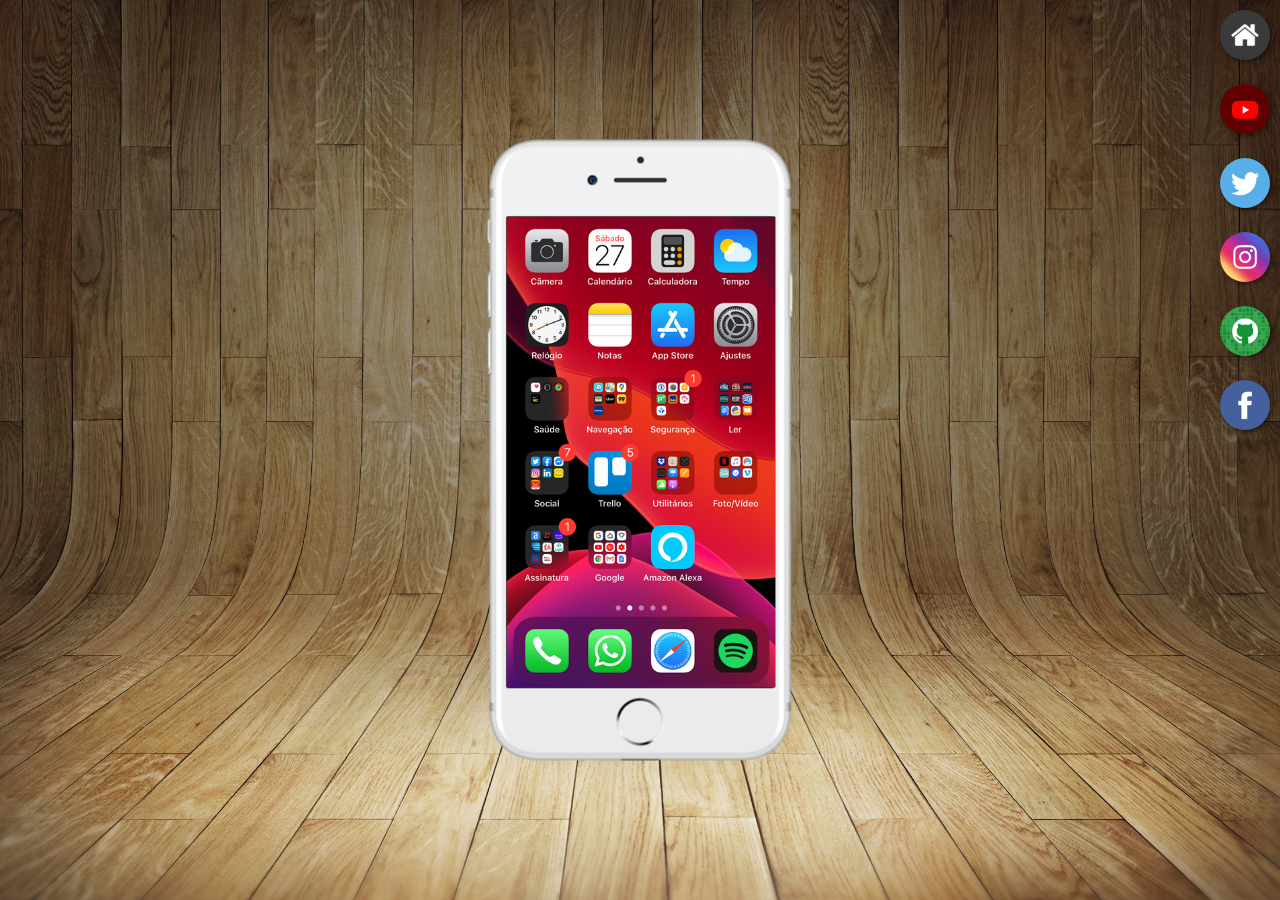
<file: index.html>
<!DOCTYPE html>
<html lang="pt-br">
<head>
    <meta charset="UTF-8">
    <meta name="viewport" content="width=device-width, initial-scale=1.0">
    <link rel="shortcut icon" href="/imagens/favicon.ico" type='image/x-icon'>
    <link rel="stylesheet" href="style/style.css">
    <title>Projeto Redes Sociais</title>
</head>
<body>
    <main>
        <section id="telefone">
            <iframe src="home.html" name= 'tela' id= "tela" frameborder="0">Seu navegador não é compativel com essa tecnologia</iframe>
        </section>
        <section id="redes-sociais"></a>
            <a href="home.html" target="tela"><img src="imagens/logo-home.jpg" alt="Home"><br>
            <a href="youtube.html" target="tela"><img src="imagens/logo-youtube.jpg" alt="Youtube"><br>
            <a href="twitter.html" target="tela"><img src="imagens/logo-twitter.jpg" alt="Twitter"><br>
            <a href="instagram.html" target="tela"><img src="imagens/logo-instagram.jpg" alt="Instagram"><br>
            <a href="github.html" target="tela"><img src="imagens/logo-github.jpg" alt="Github"><br>
            <a href="facebook.html" target="tela"><img src="imagens/logo-facebook.jpg" alt="Facebook"></a>
        </section>
    </main>
</body>
</html>
</file>
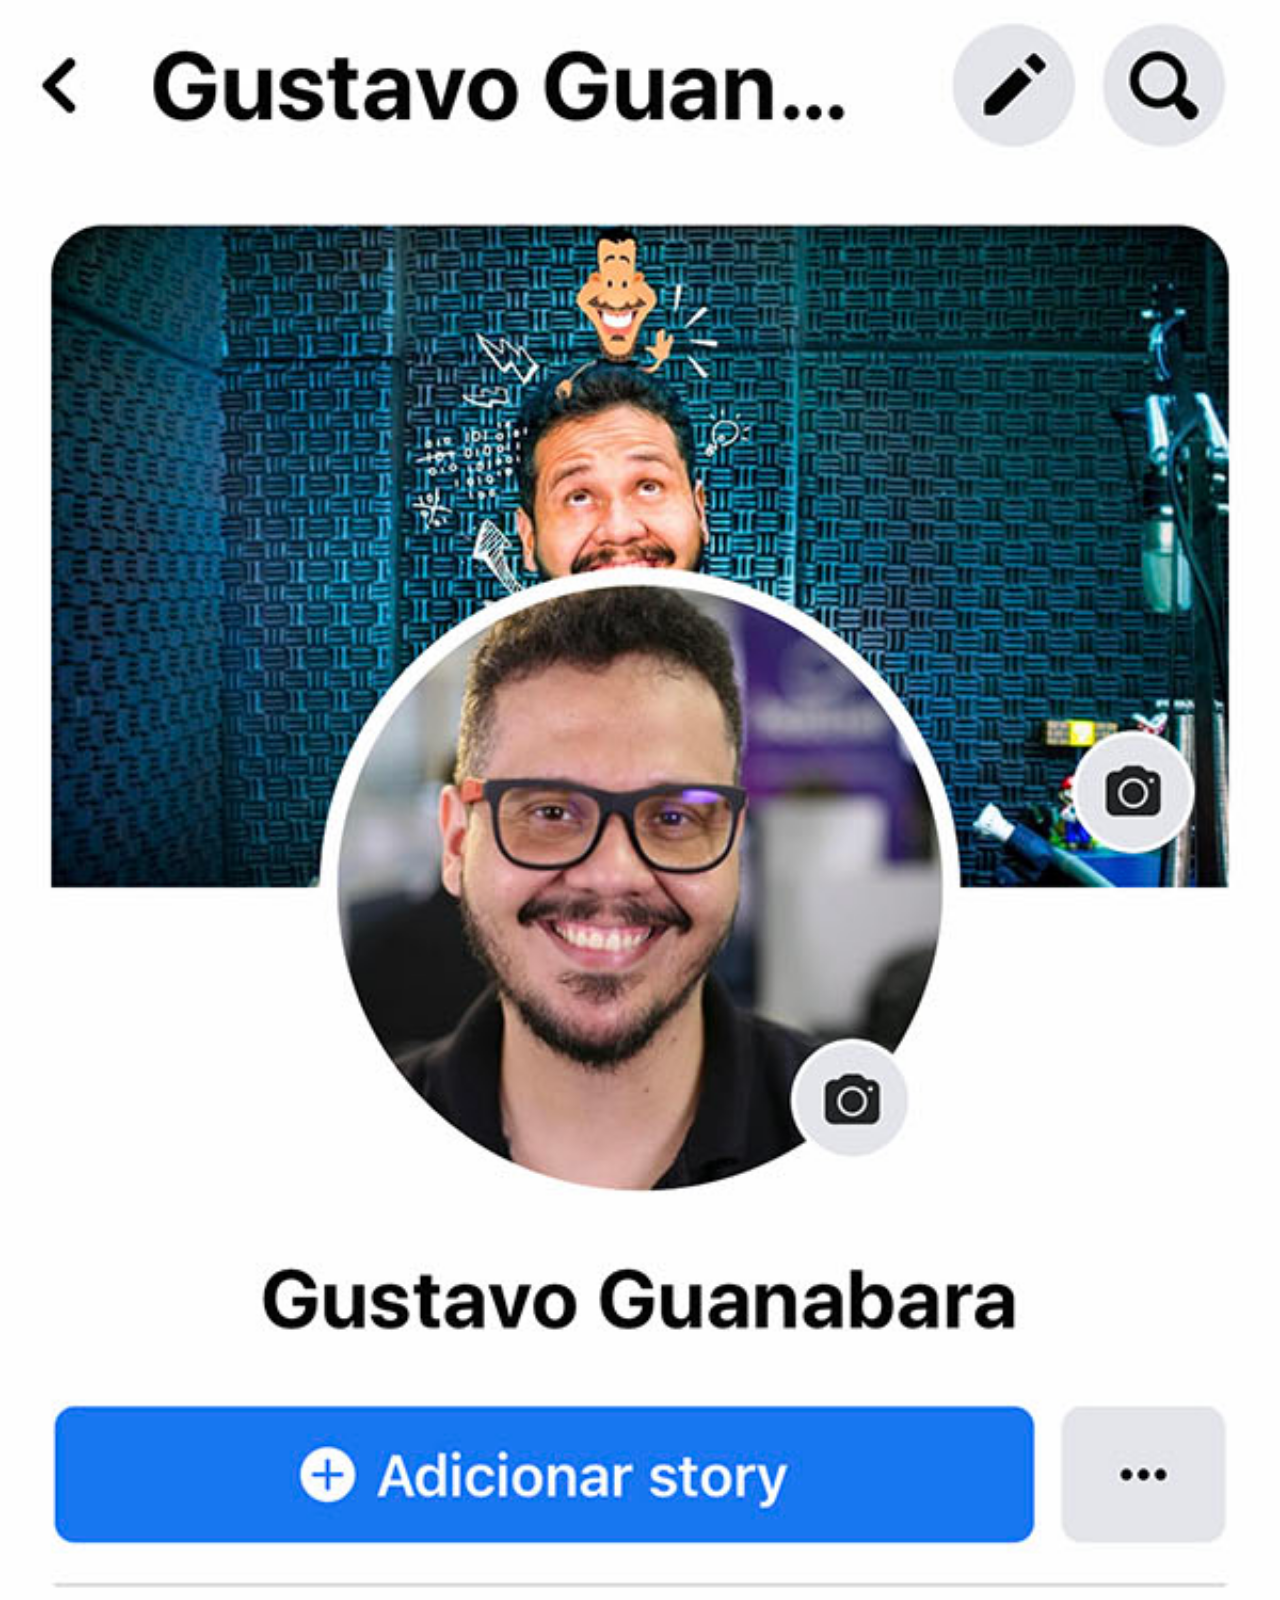
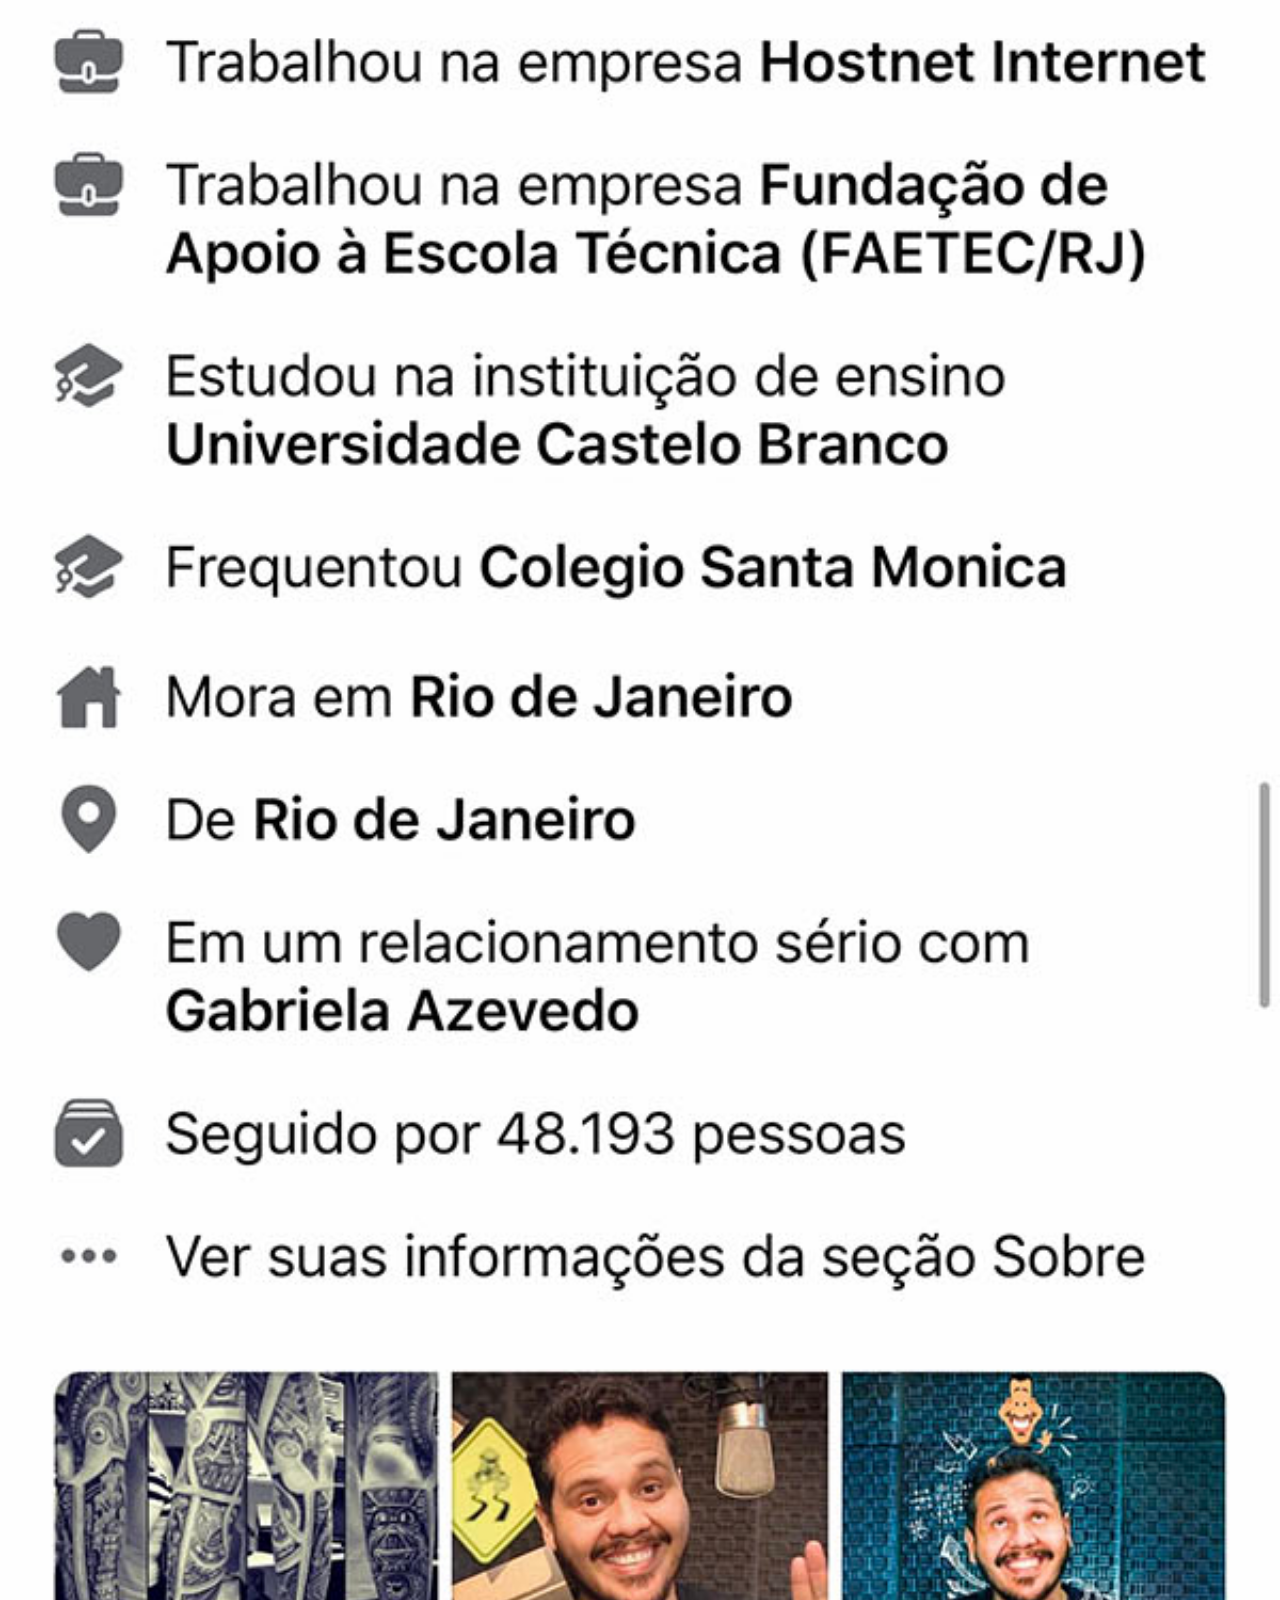
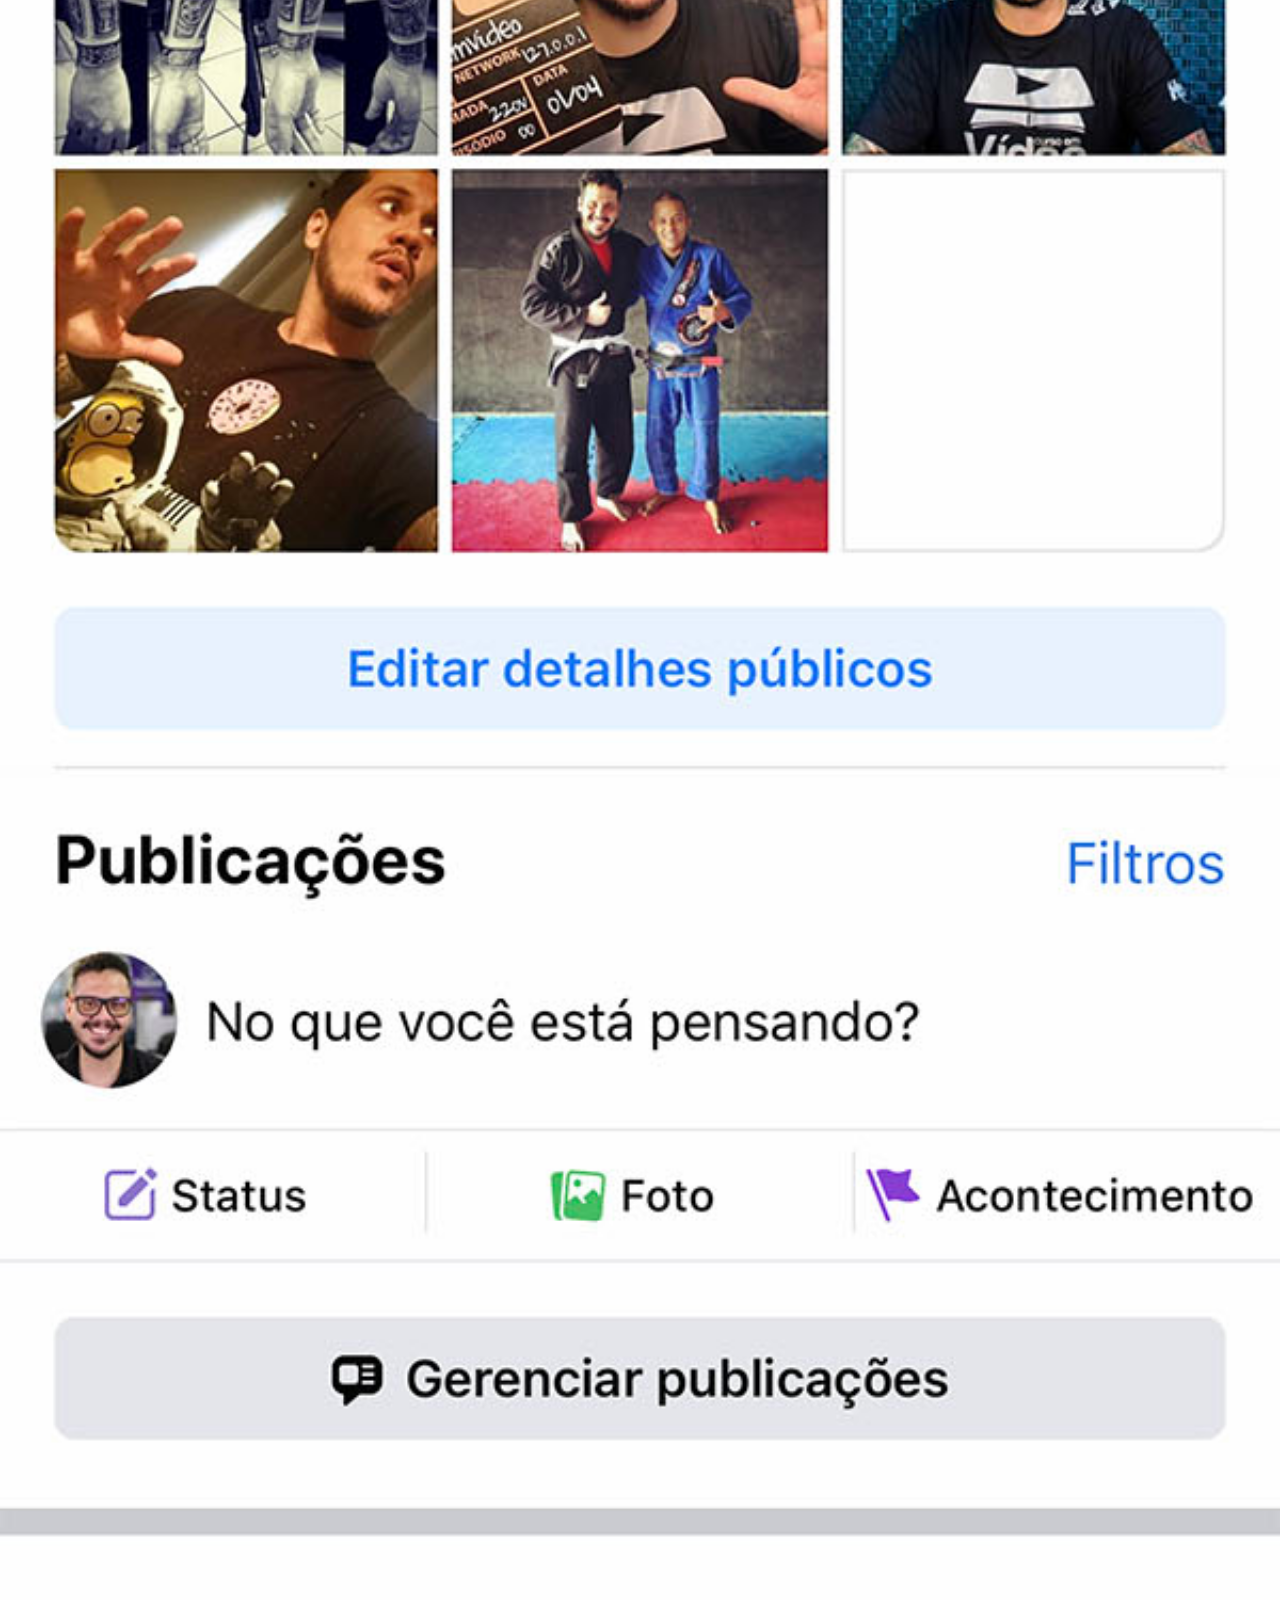
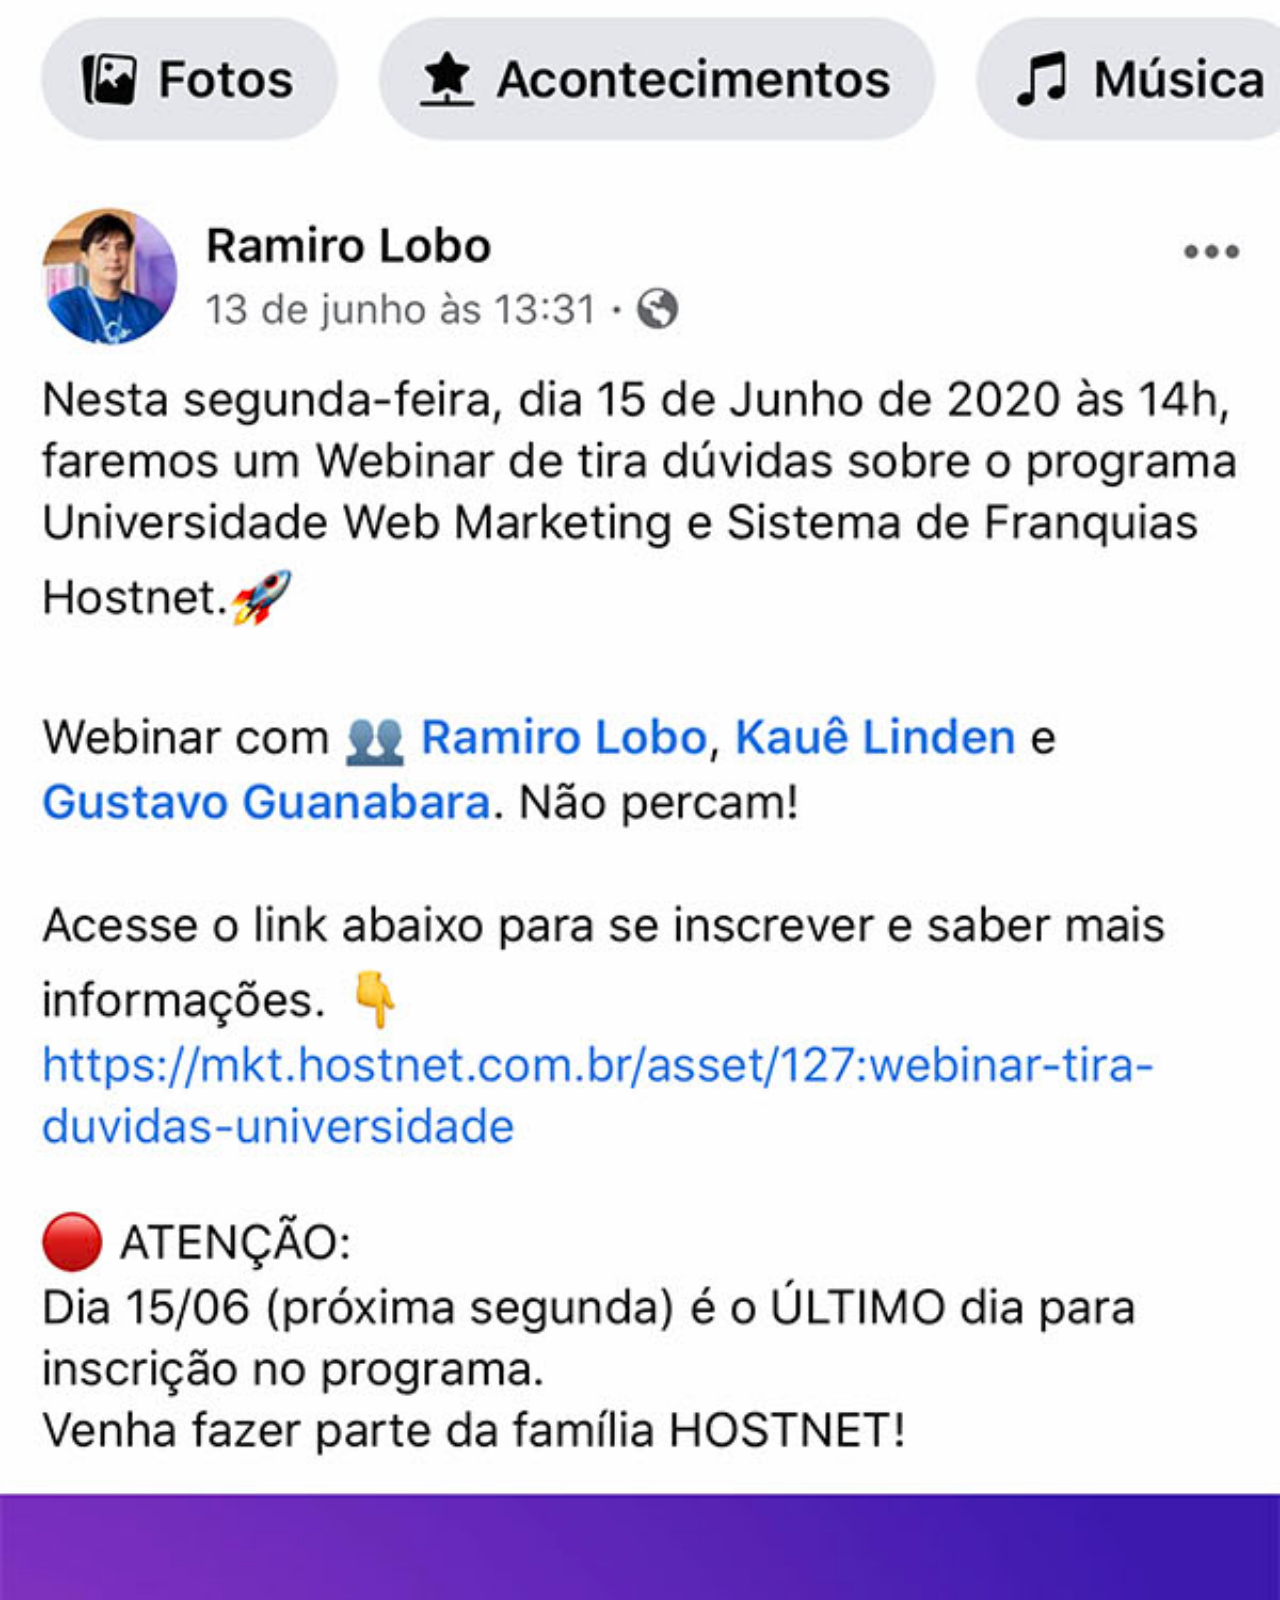
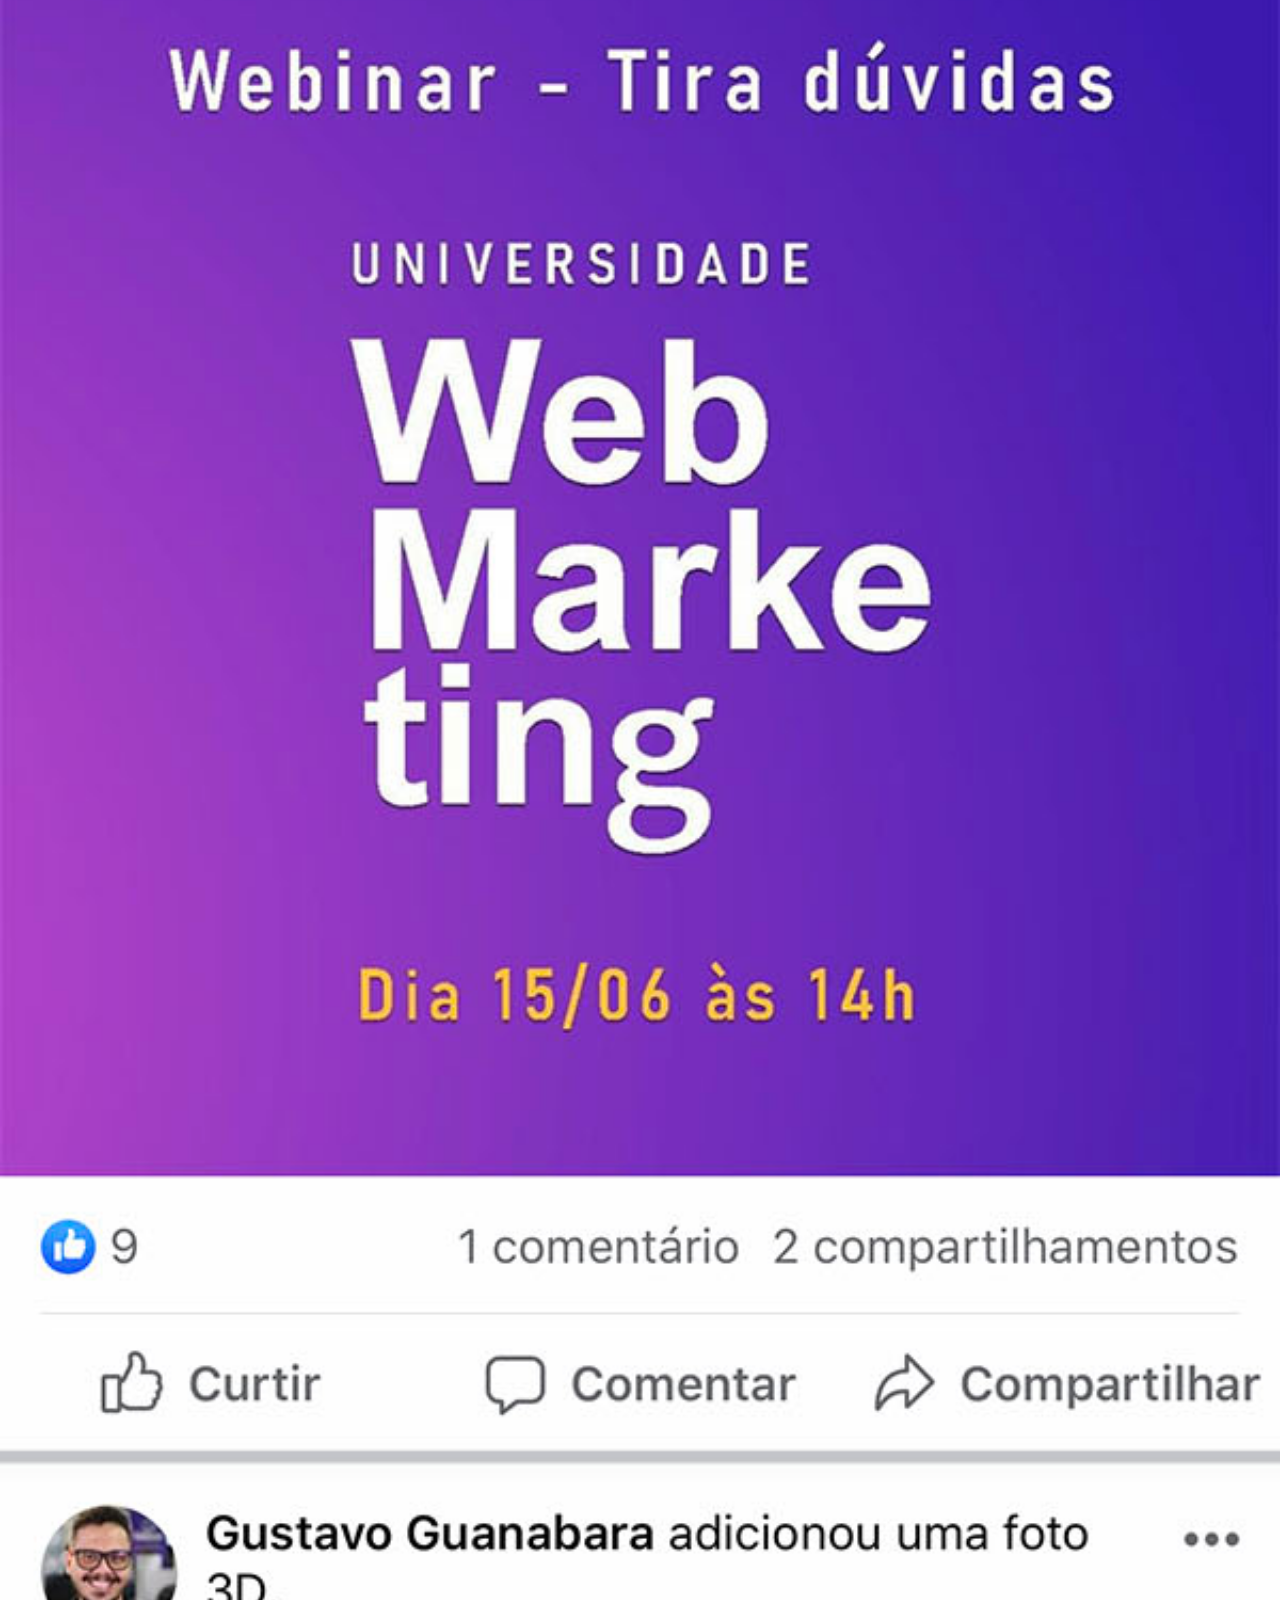
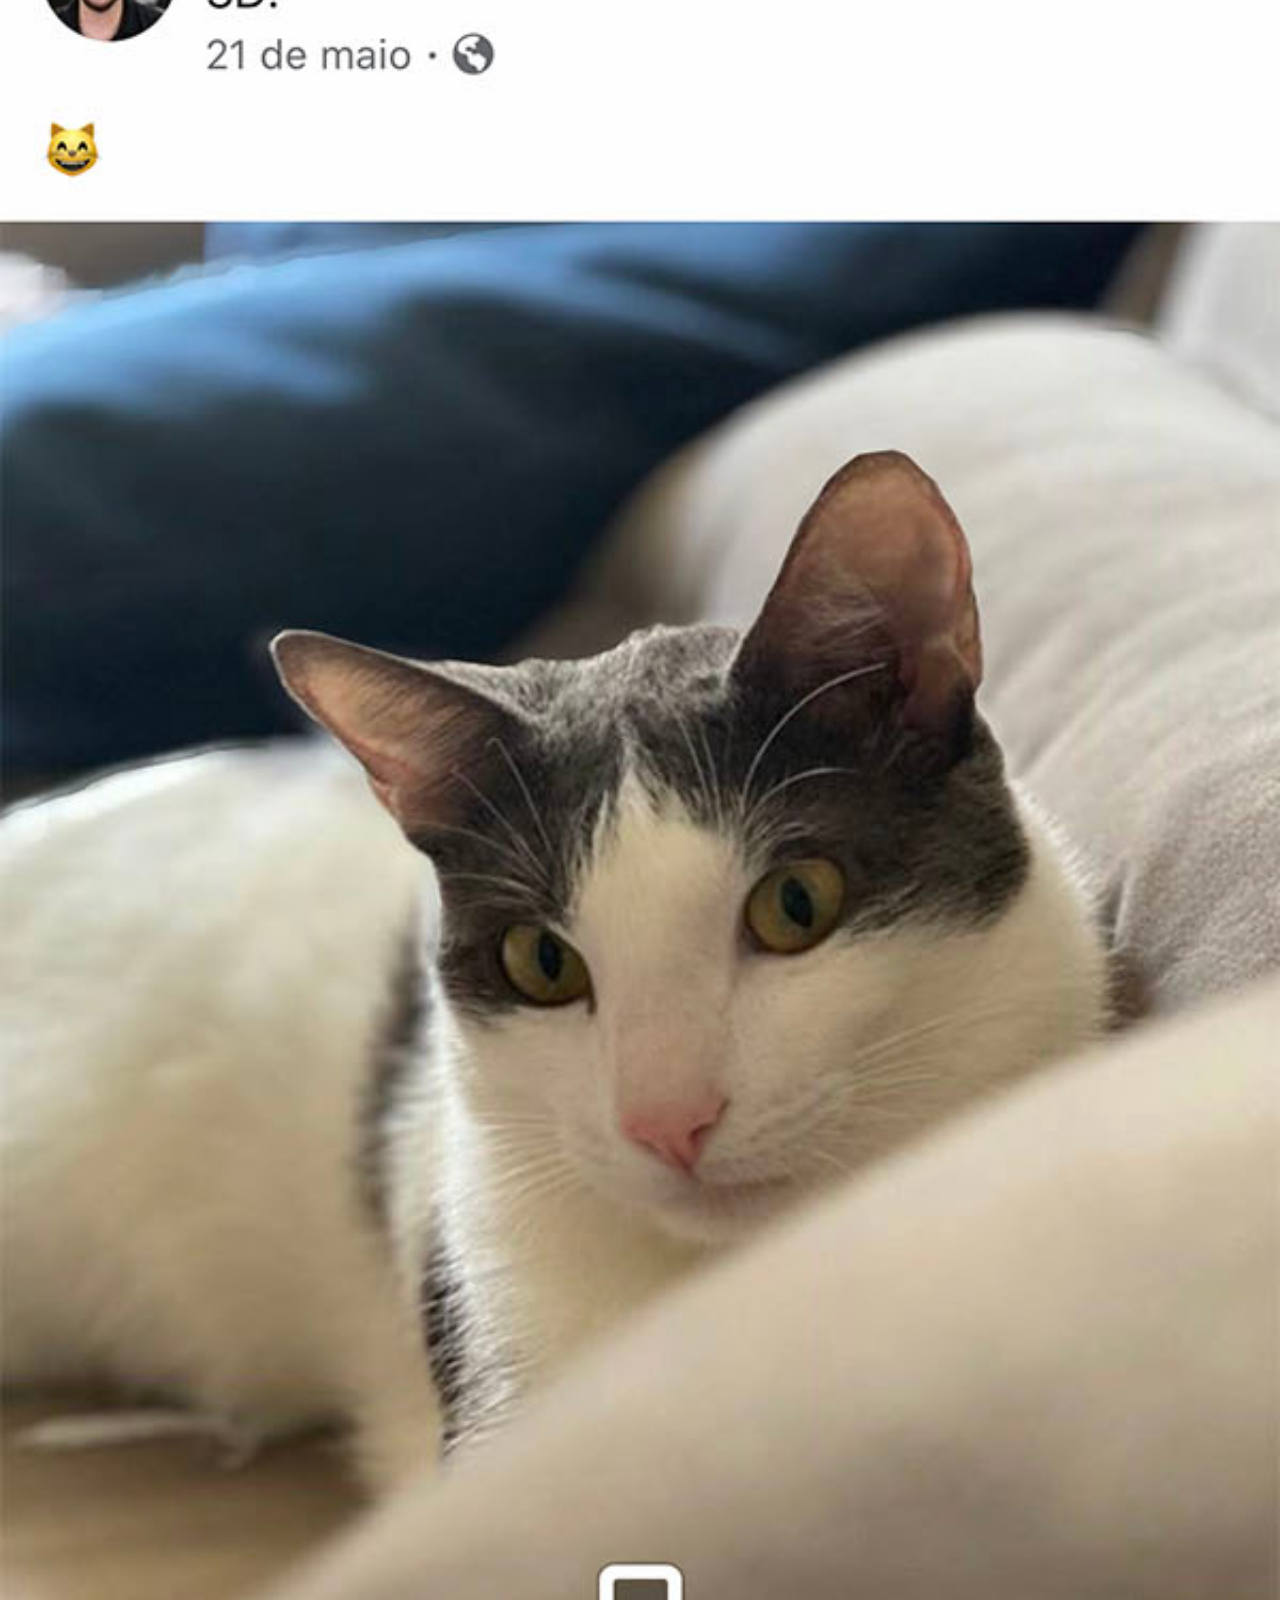
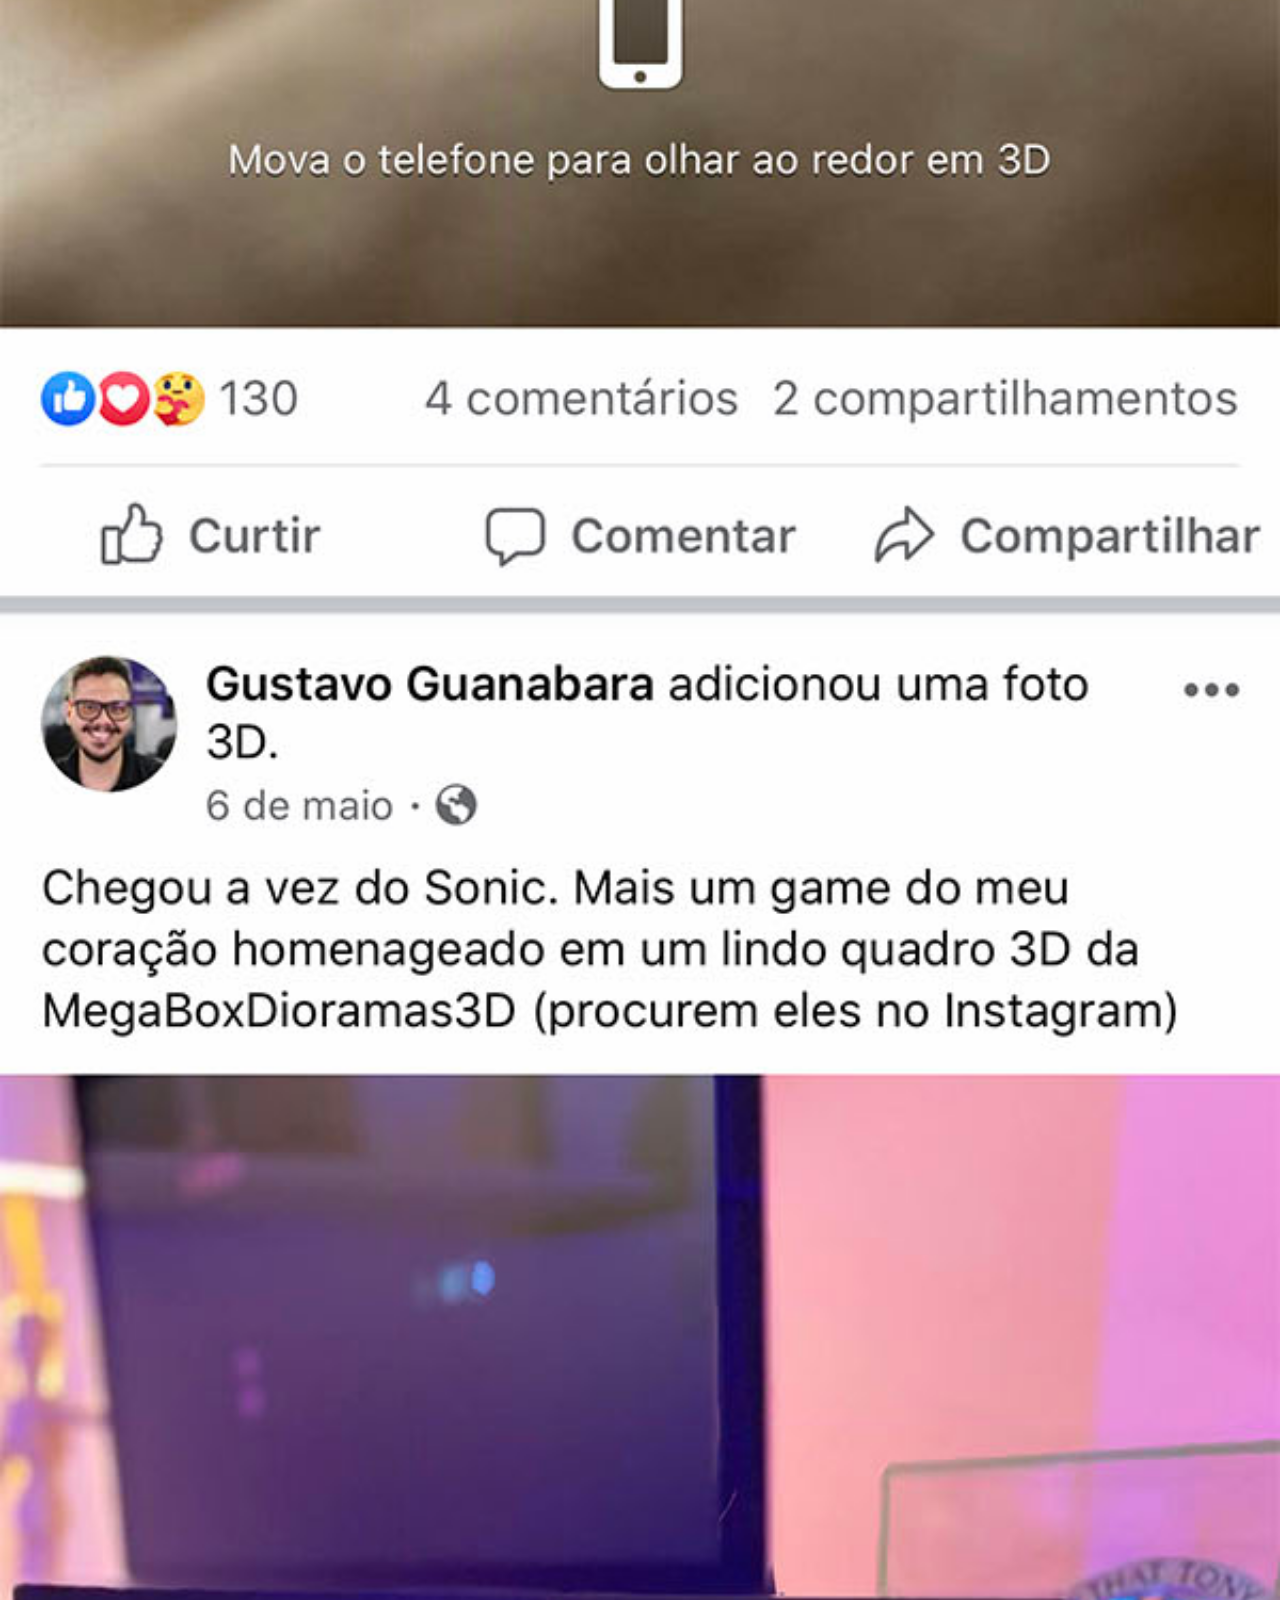
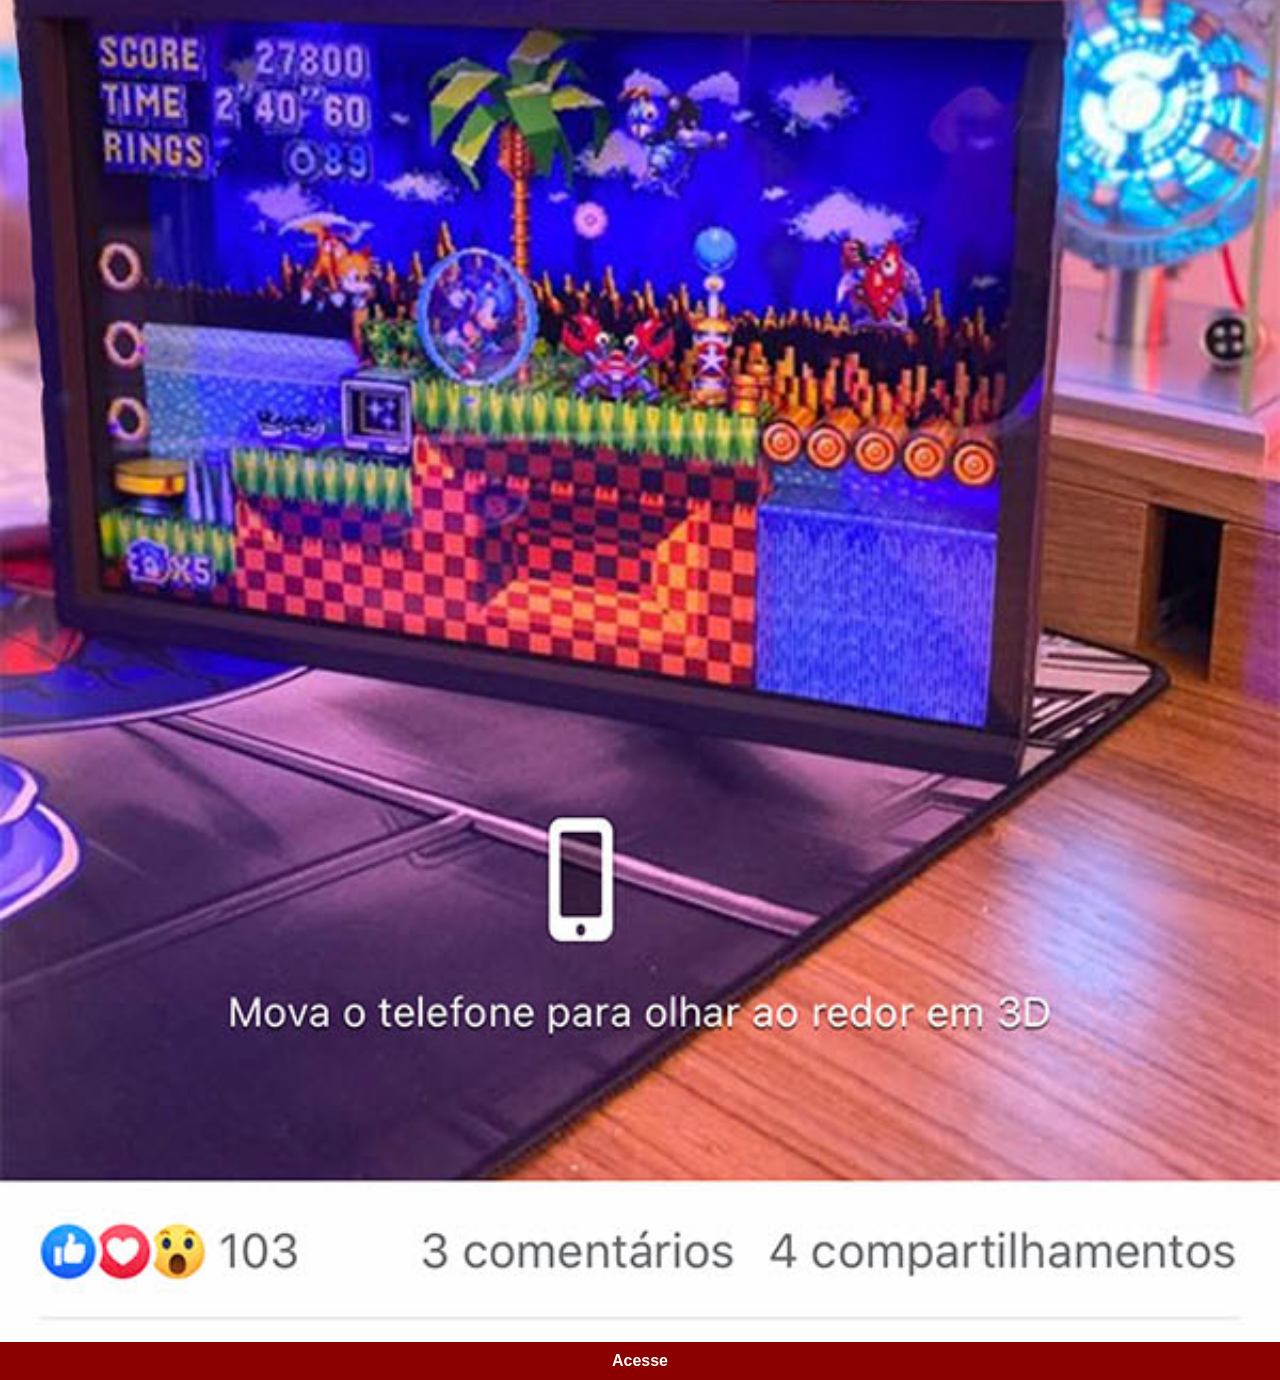
<file: facebook.html>
<!DOCTYPE html>
<html lang="pt-br">
<head>
    <meta charset="UTF-8">
    <meta name="viewport" content="width=device-width, initial-scale=1.0">
    <title>Facebook</title>
    <link rel="stylesheet" href="style/social.css">
</head>
<body>
    <img src="imagens/tela-facebook.jpg" alt="Facebook">
    <a href="http://www.facebook.com.br" target="_blank">Acesse</a>
</body>
</html>
</file>
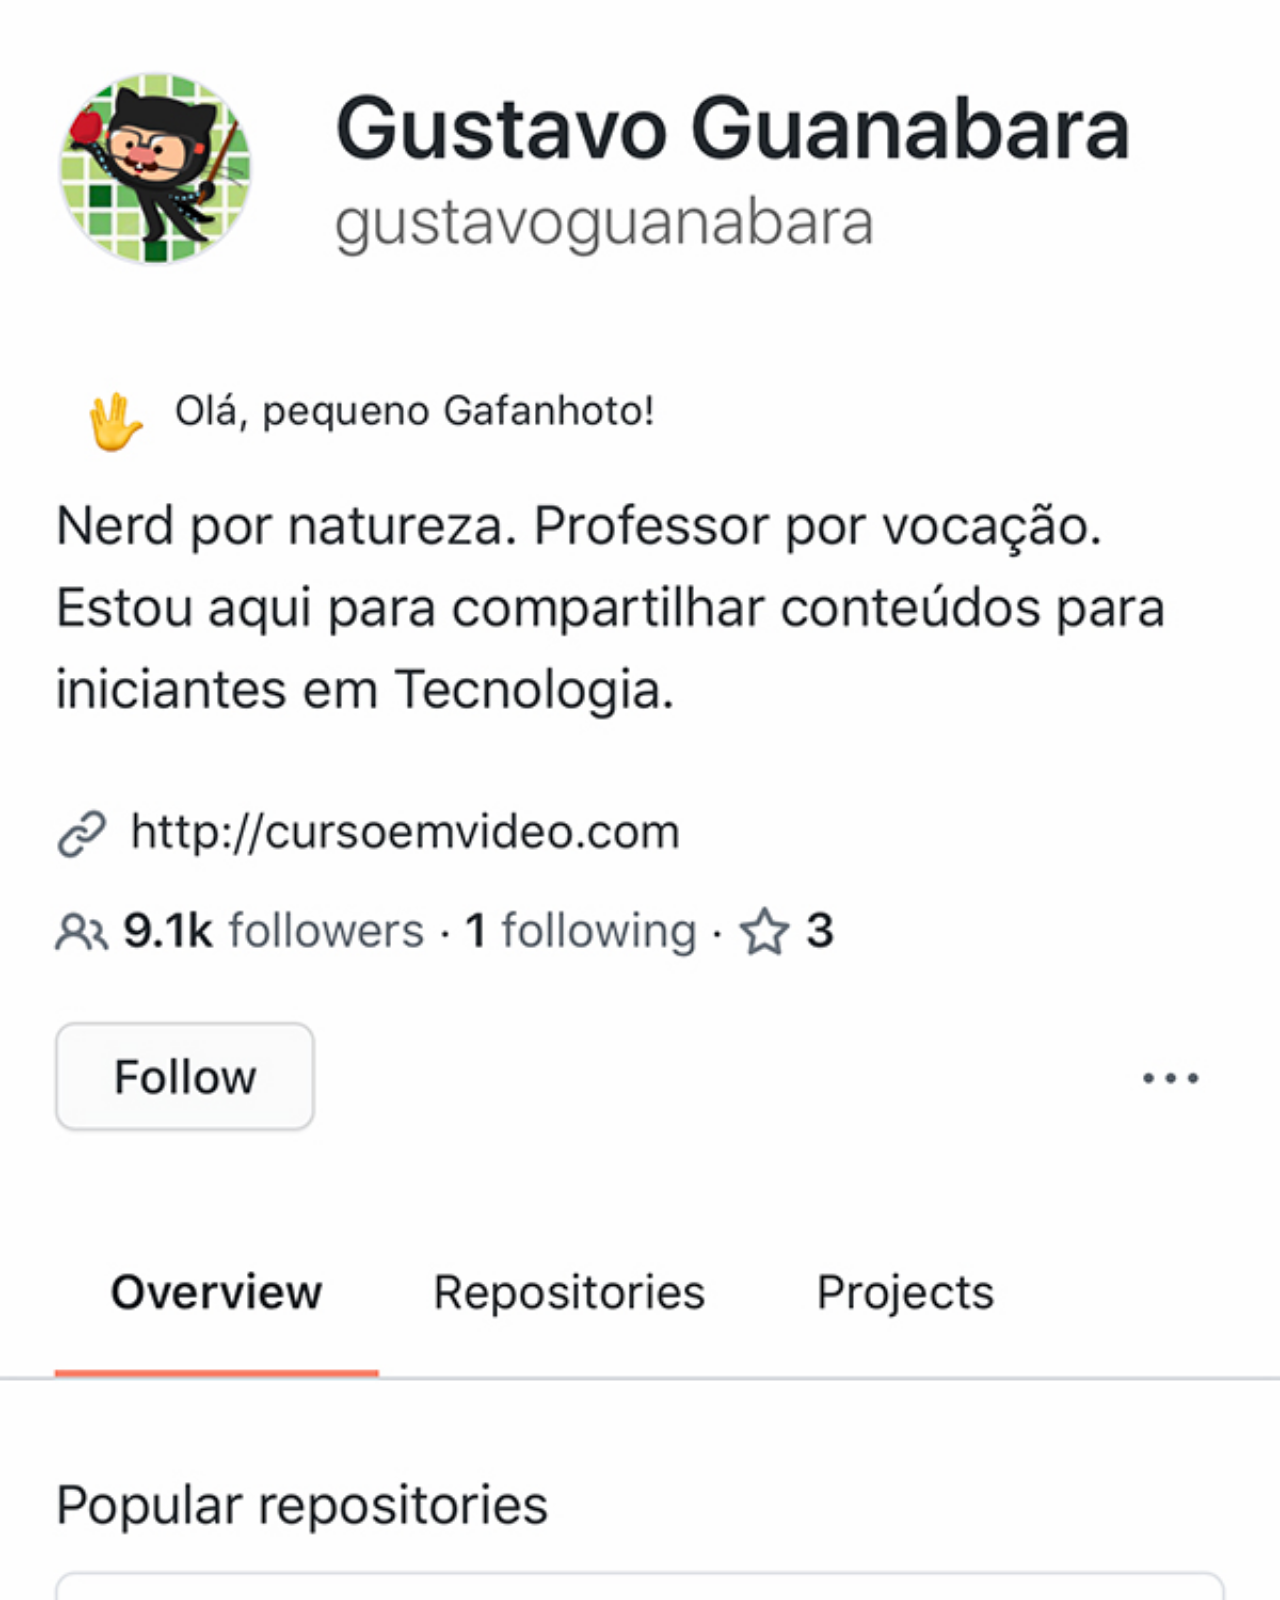
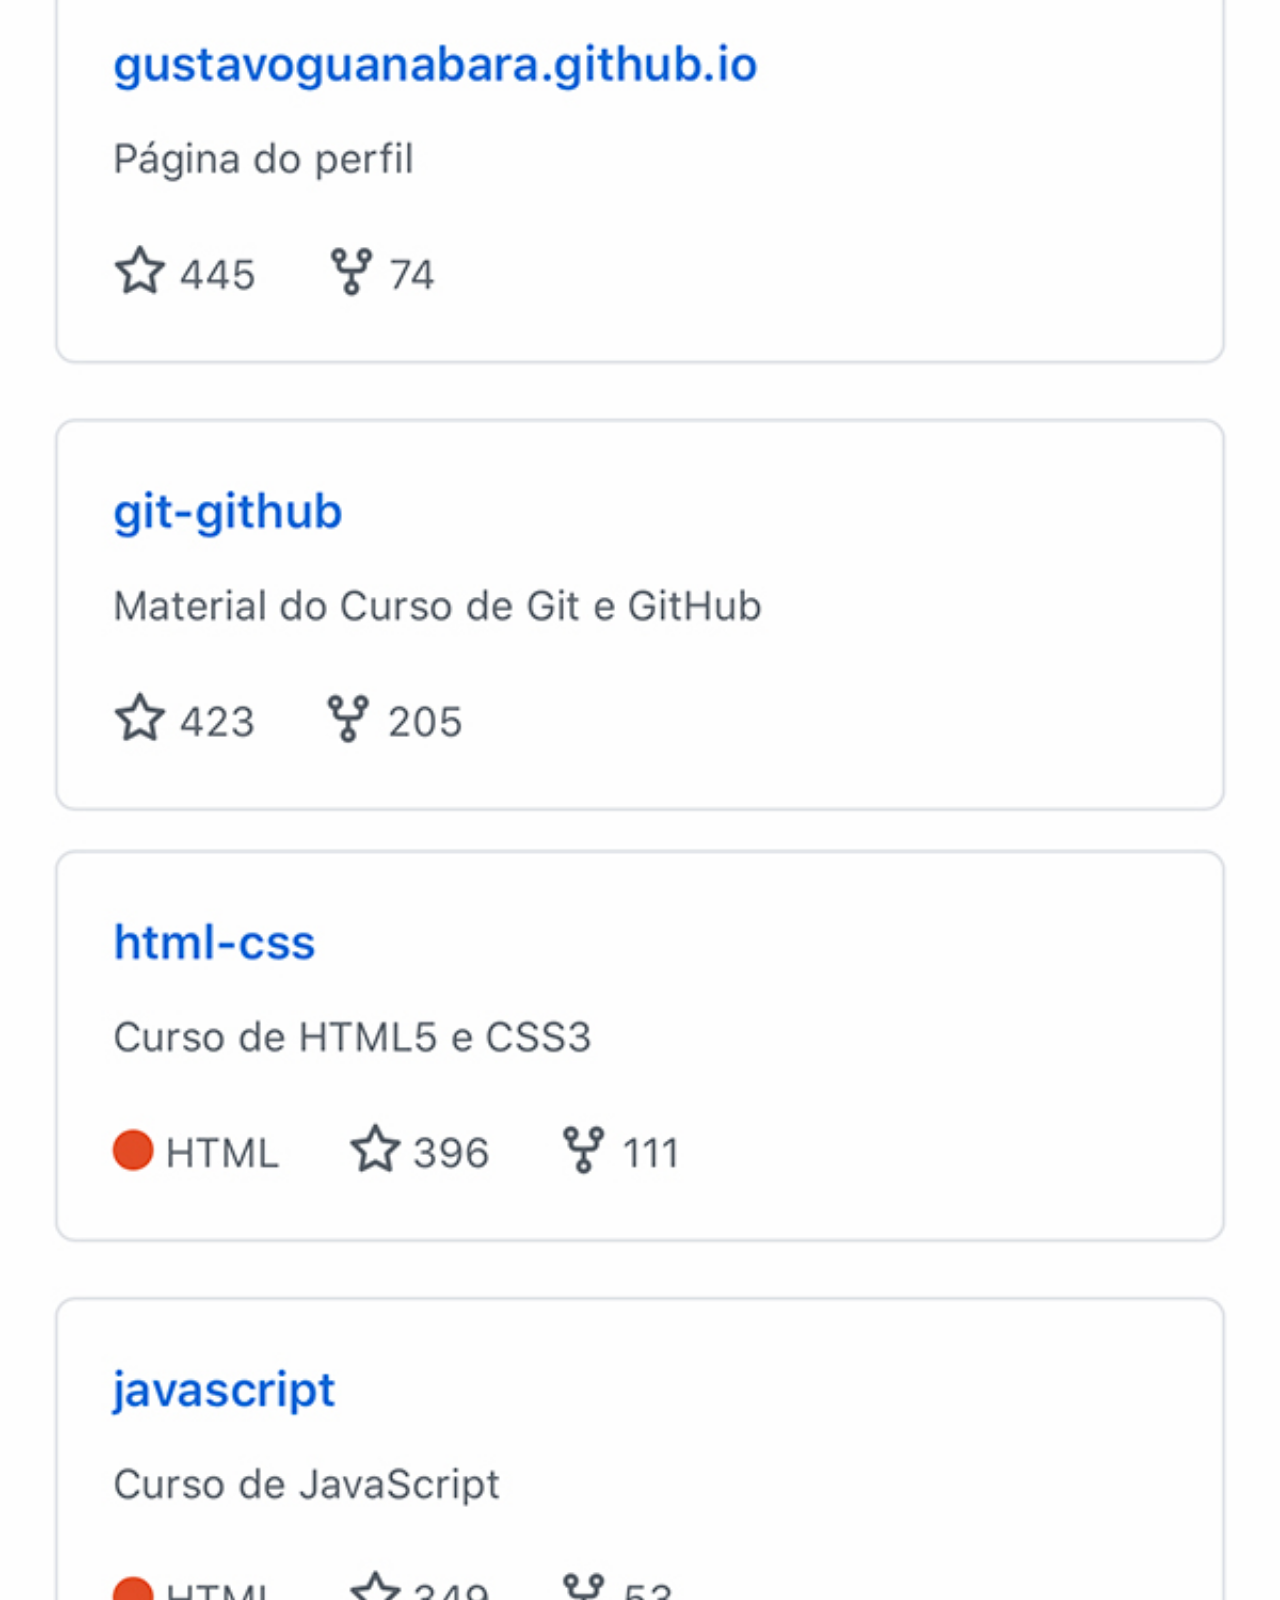
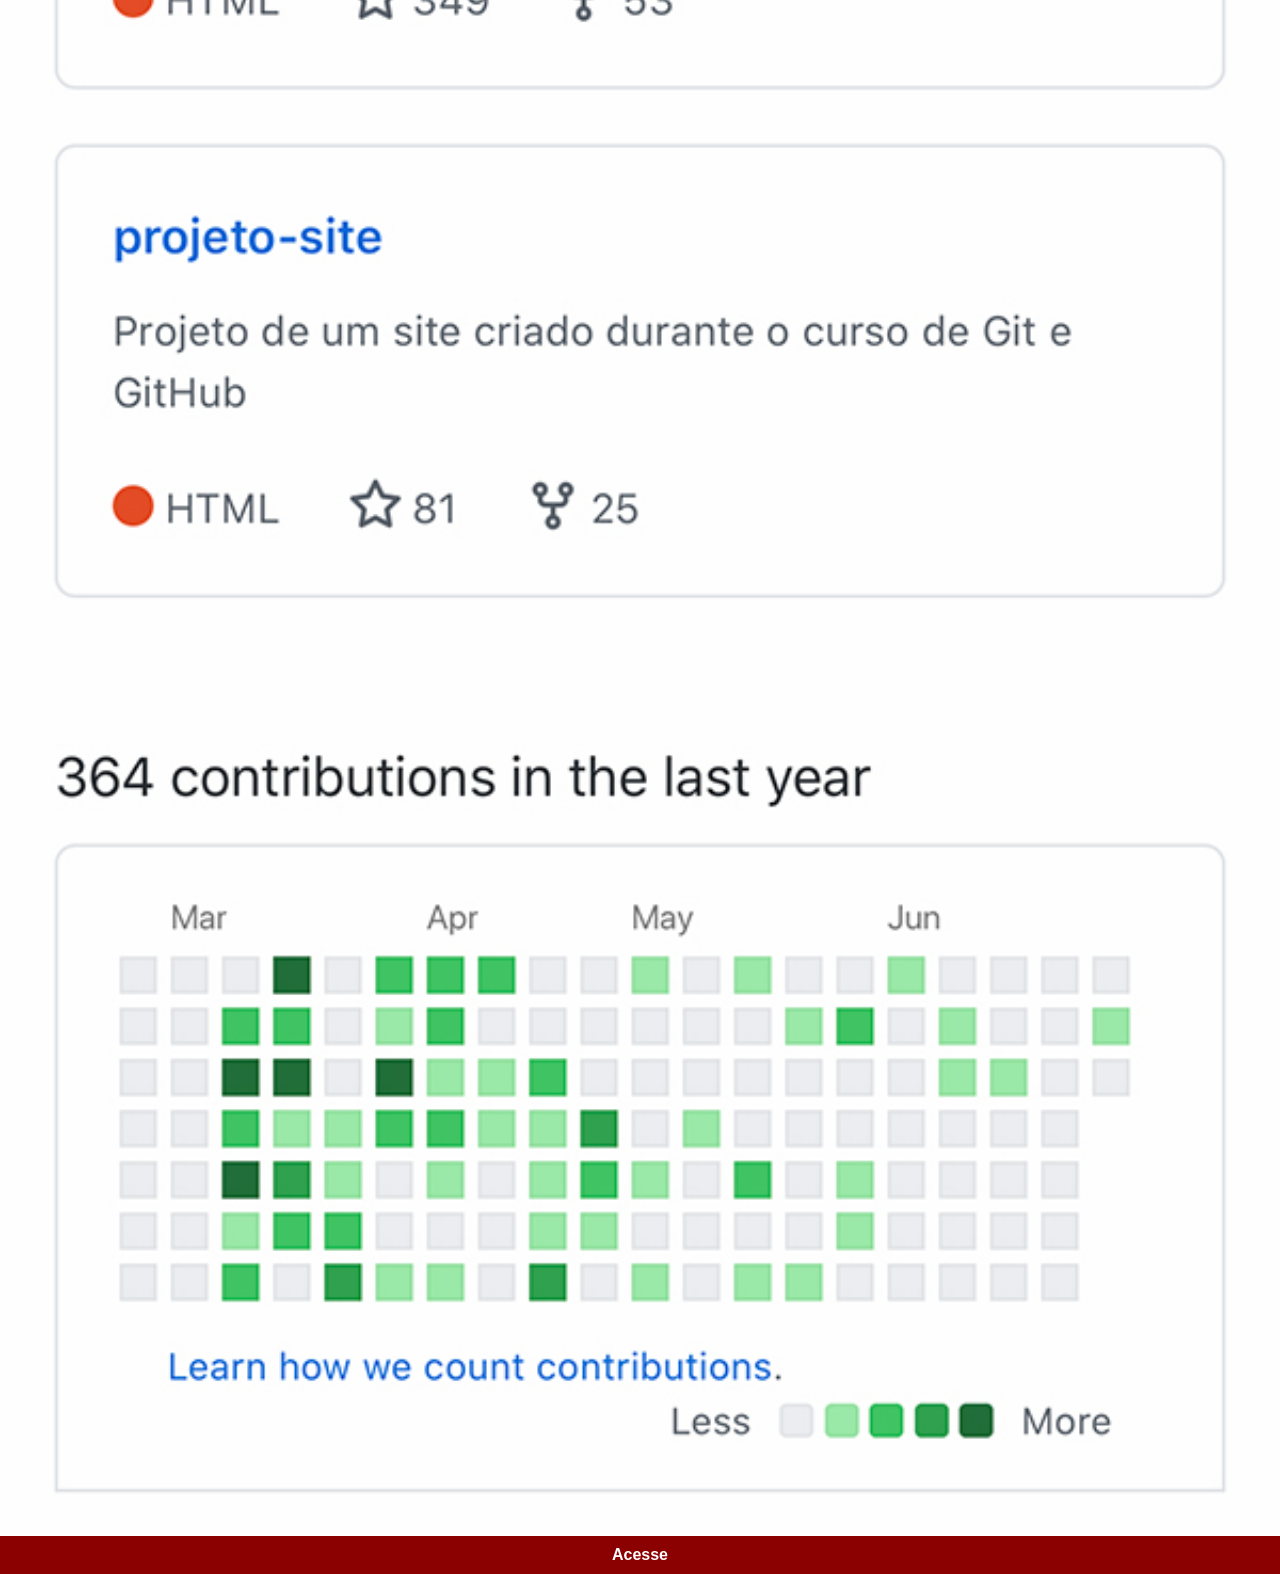
<file: github.html>
<!DOCTYPE html>
<html lang="pt-br">
<head>
    <meta charset="UTF-8">
    <meta name="viewport" content="width=device-width, initial-scale=1.0">
    <title>Github</title>
    <link rel="stylesheet" href="style/social.css">
</head>
<body>
    <img src="imagens/tela-github.jpg" alt="Github">
    <a href="http://www.github.com.br" target="_blank">Acesse</a>
</body>
</html>
</file>
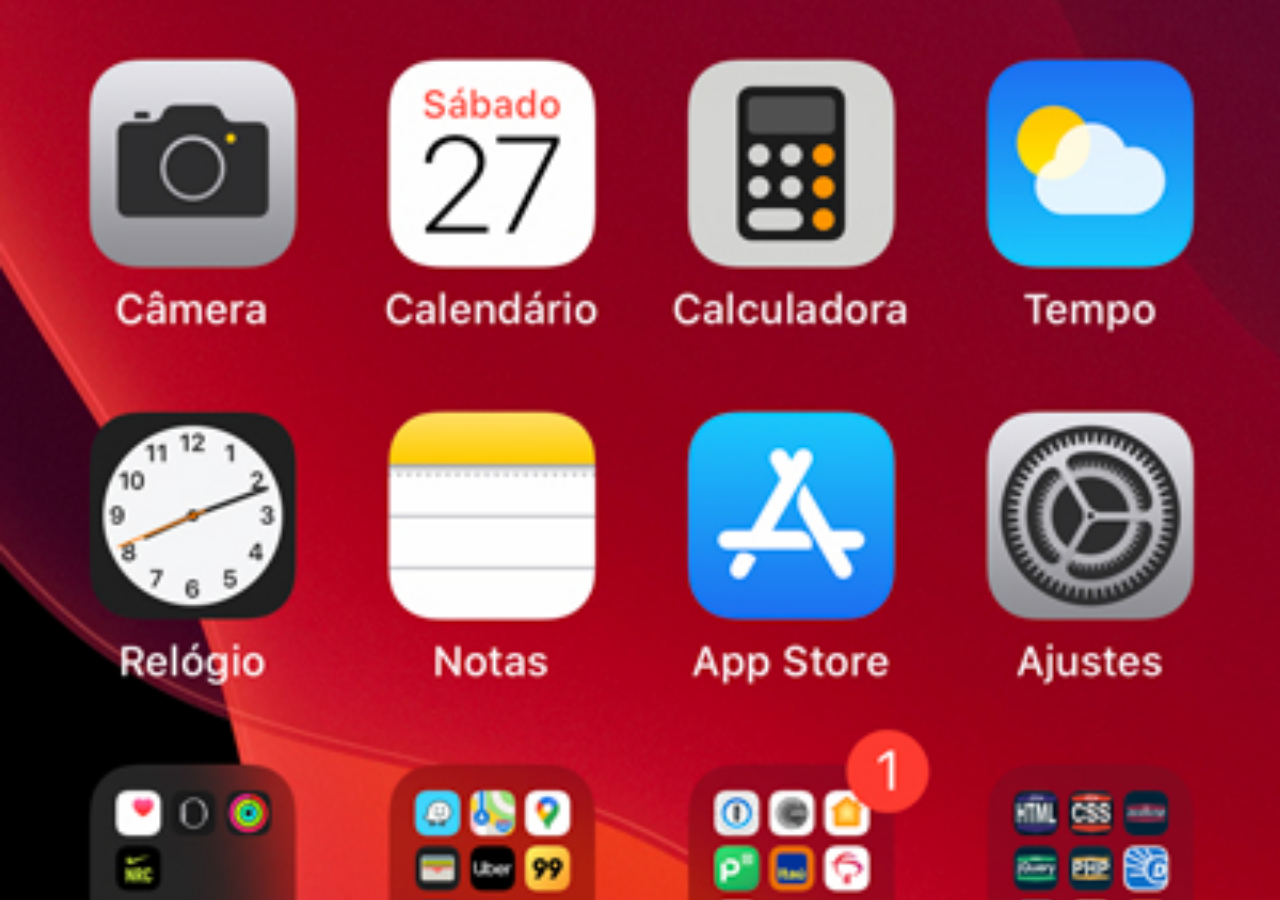
<file: home.html>
<!DOCTYPE html>
<html lang="pt-br">
<head>
    <meta charset="UTF-8">
    <meta name="viewport" content="width=device-width, initial-scale=1.0">
    <title>Home</title>
</head>
<style>
    *{
        margin:0px;
        padding:0px;
    }
    body{
        height: 100vh;
        width: 100vw;
        background: black url('imagens/tela-home.jpg') no-repeat top center;
        background-size:cover;
    }

</style>
<body>

</body>
</html>
</file>
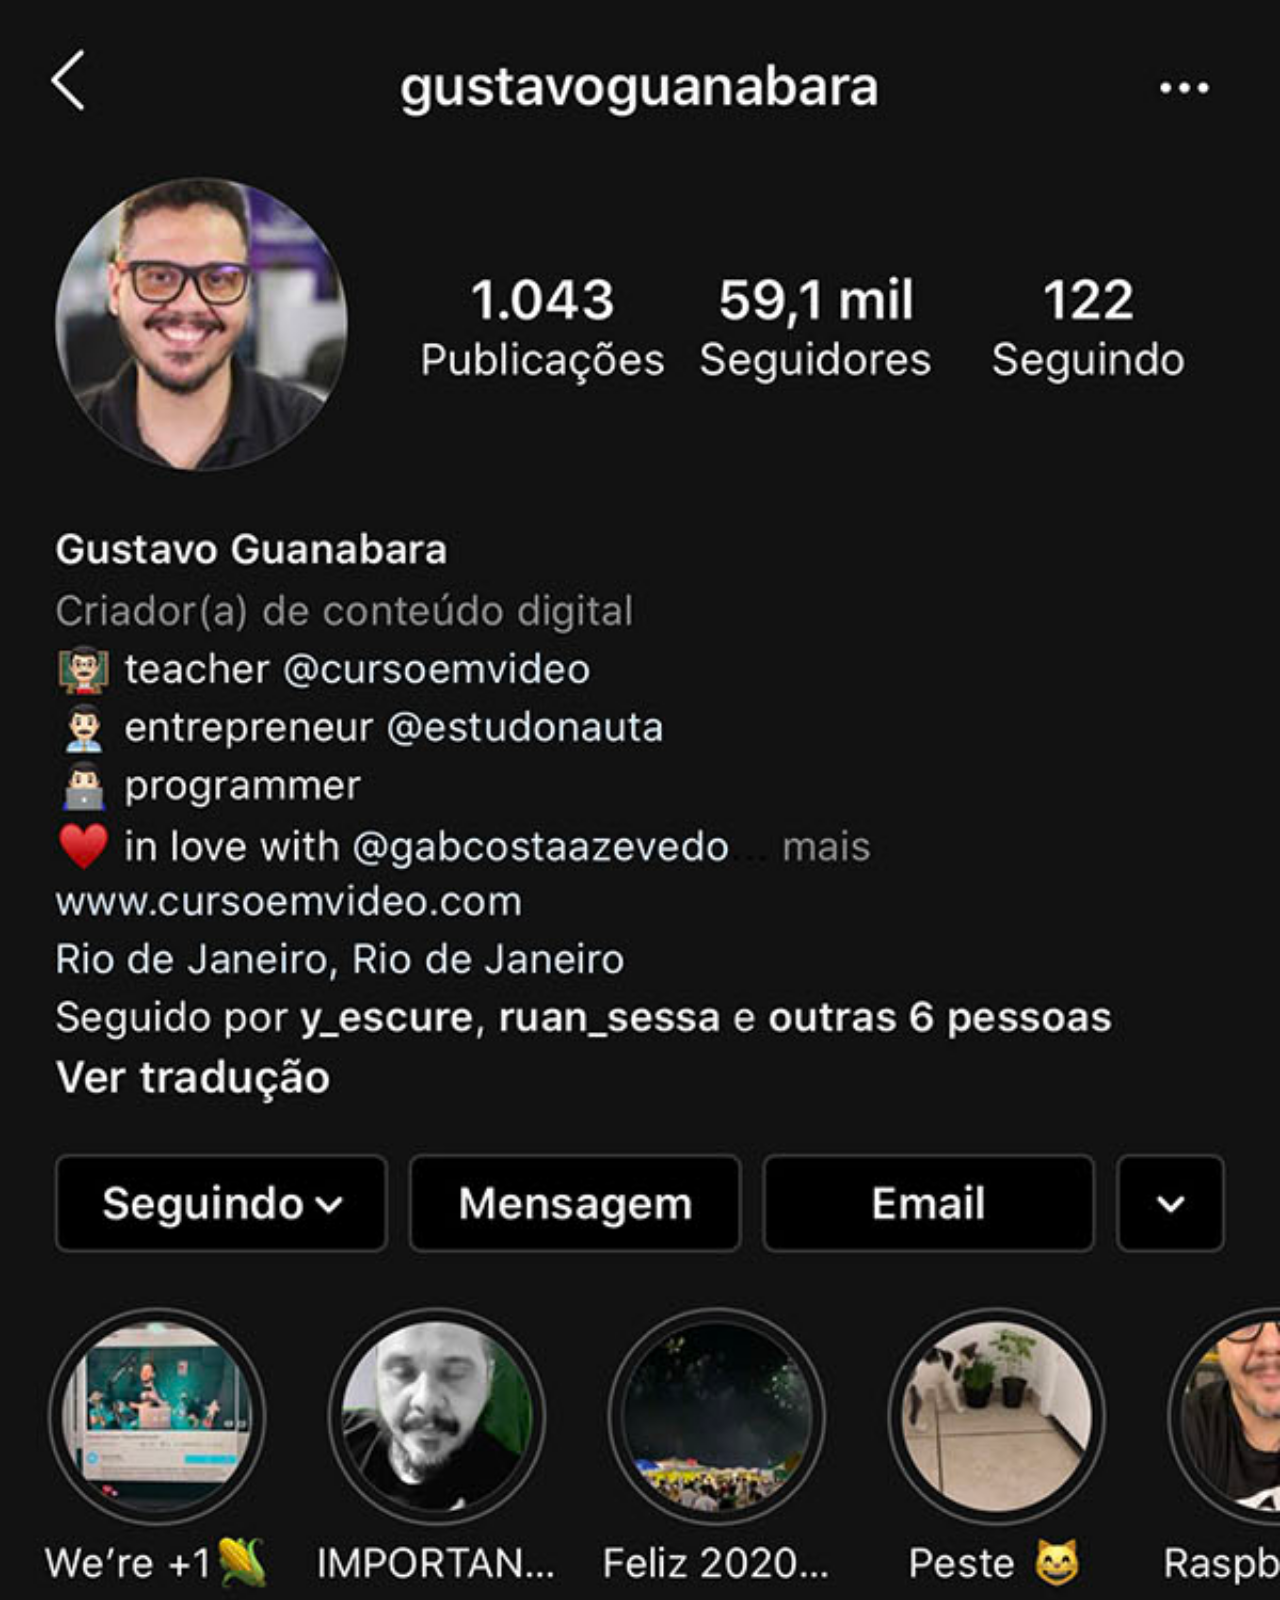
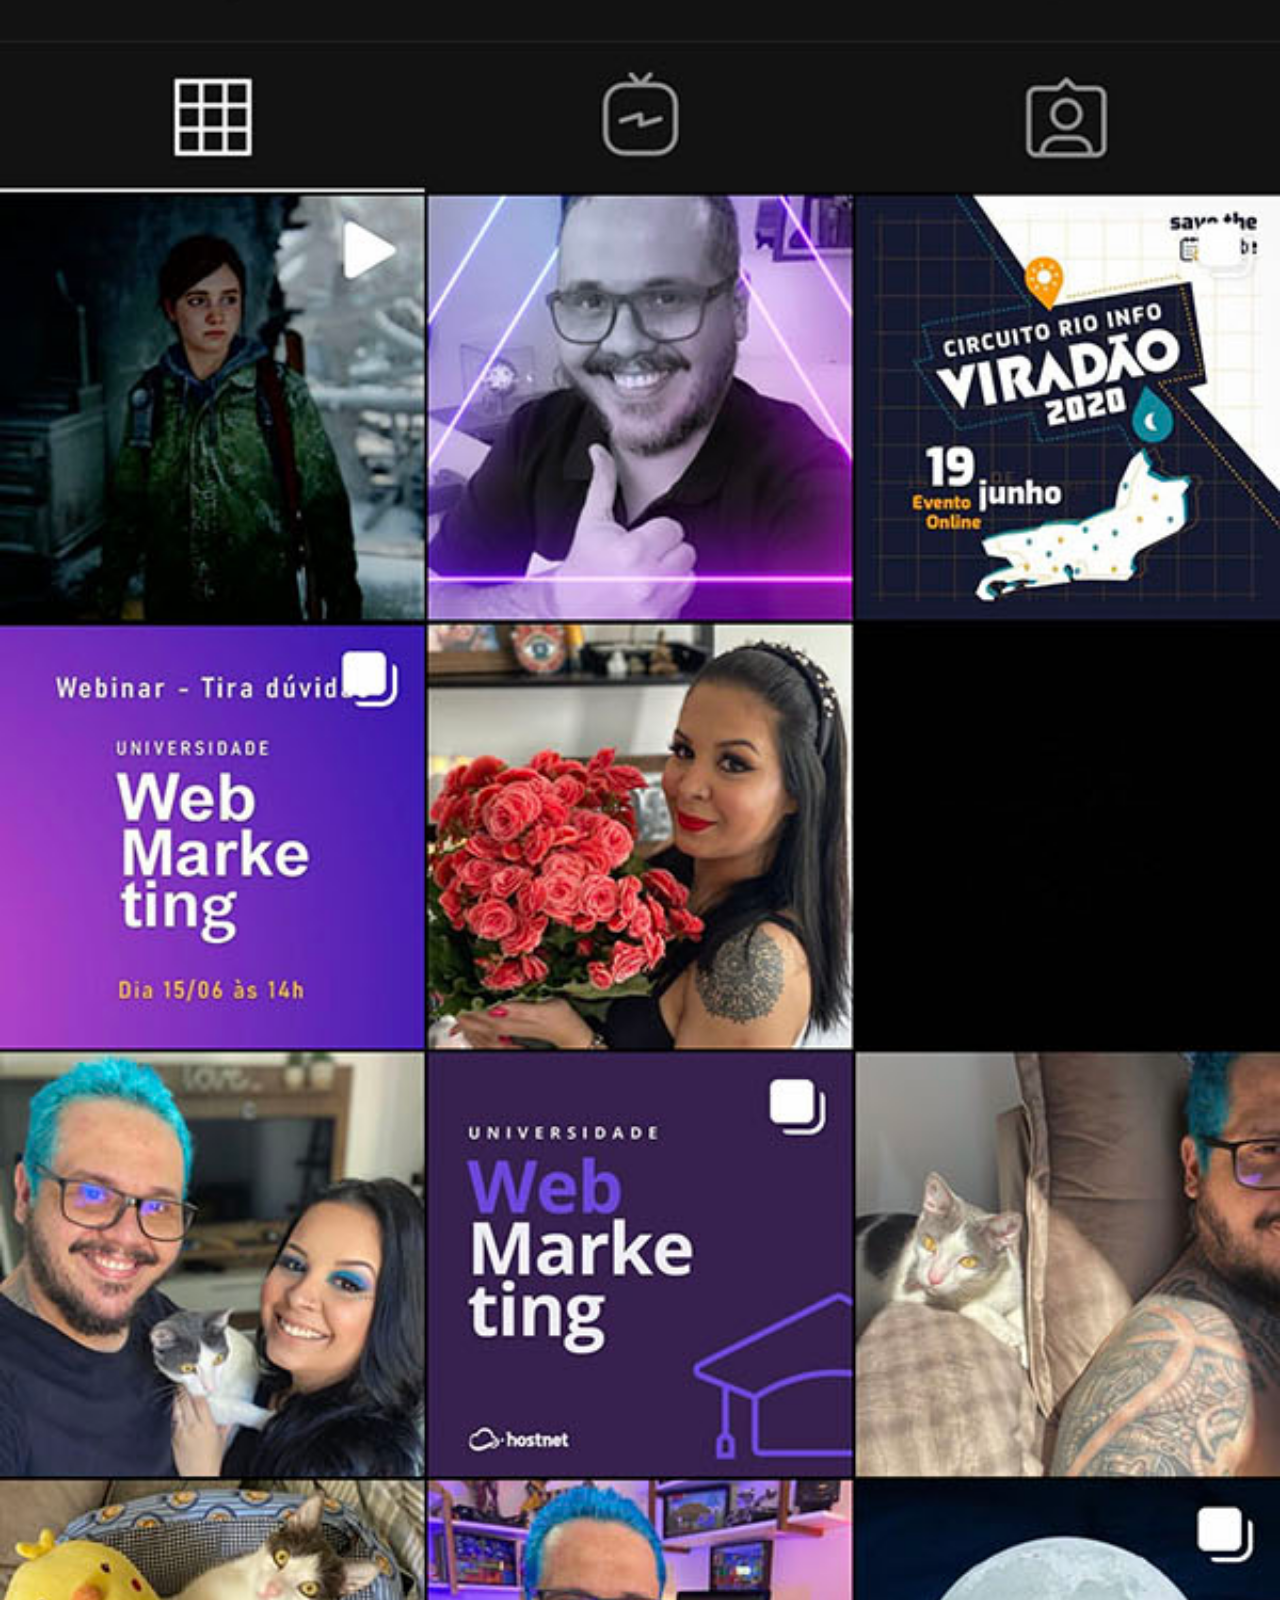
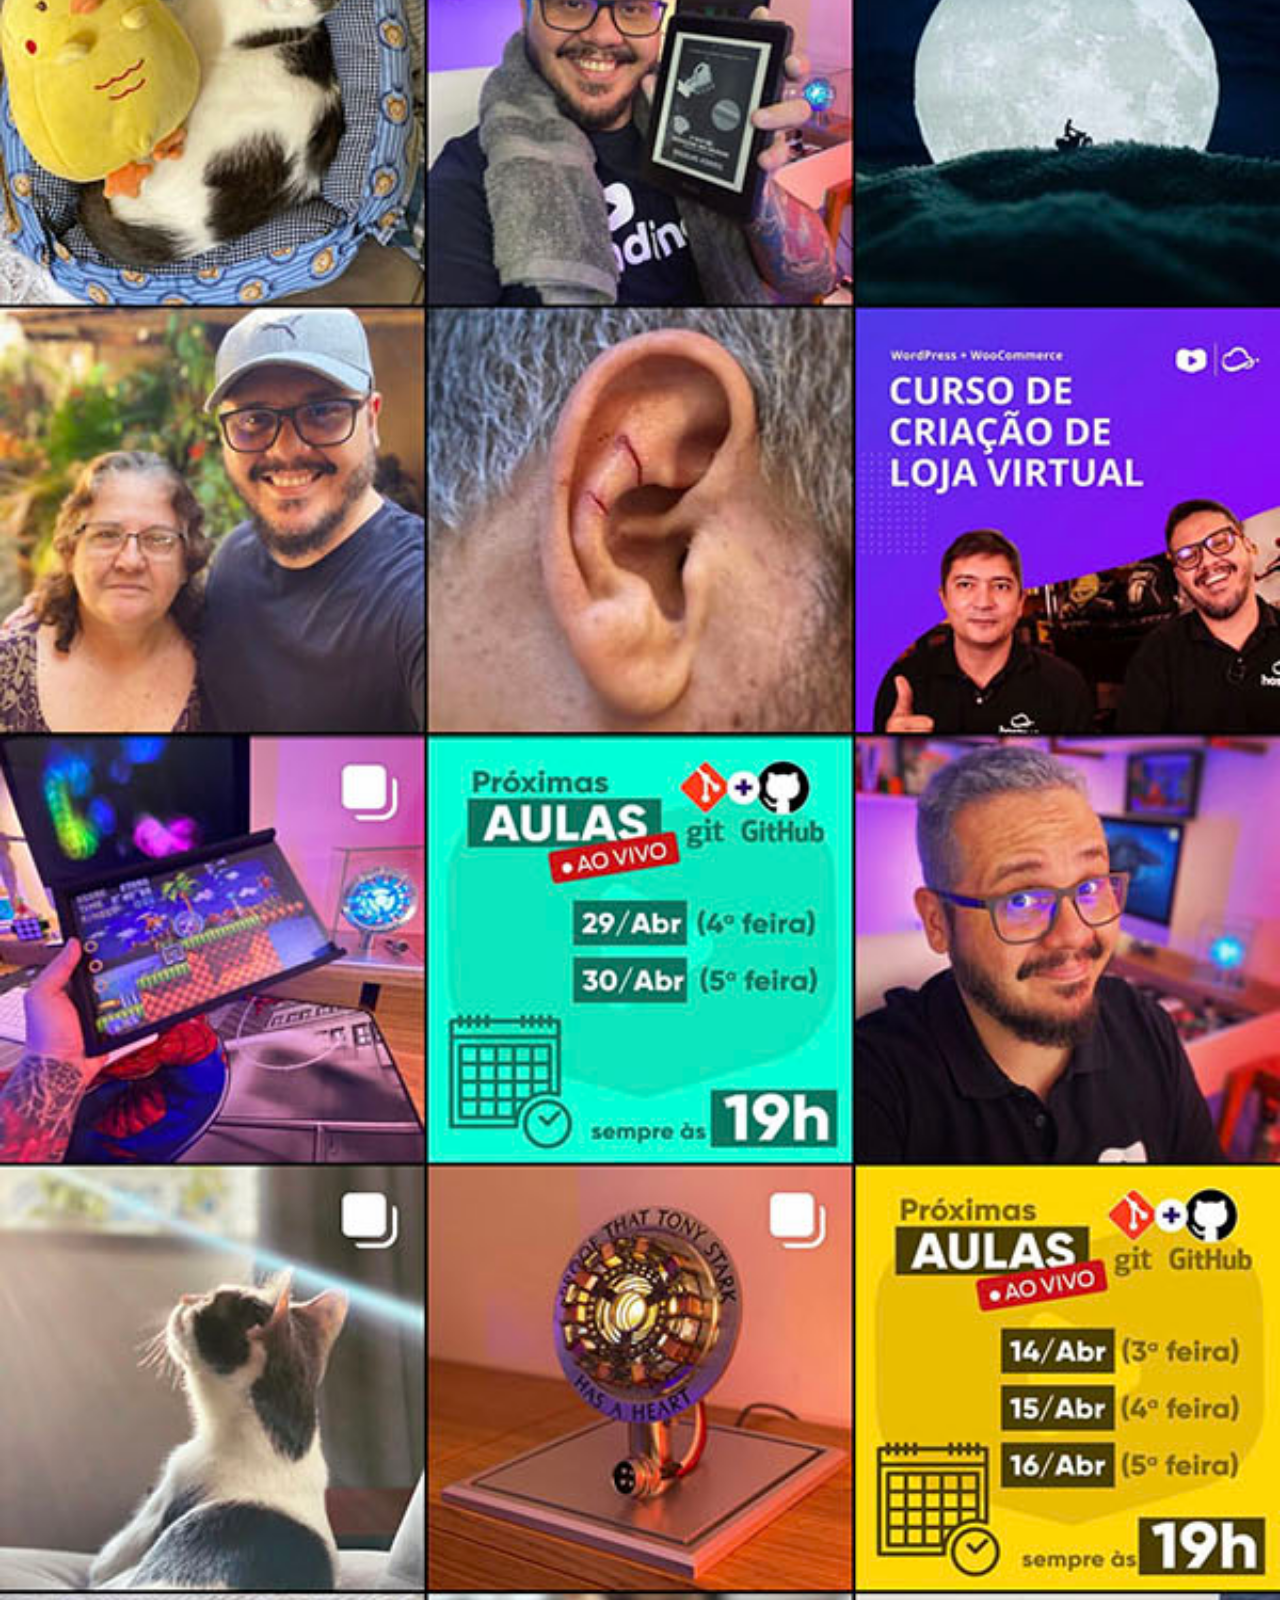
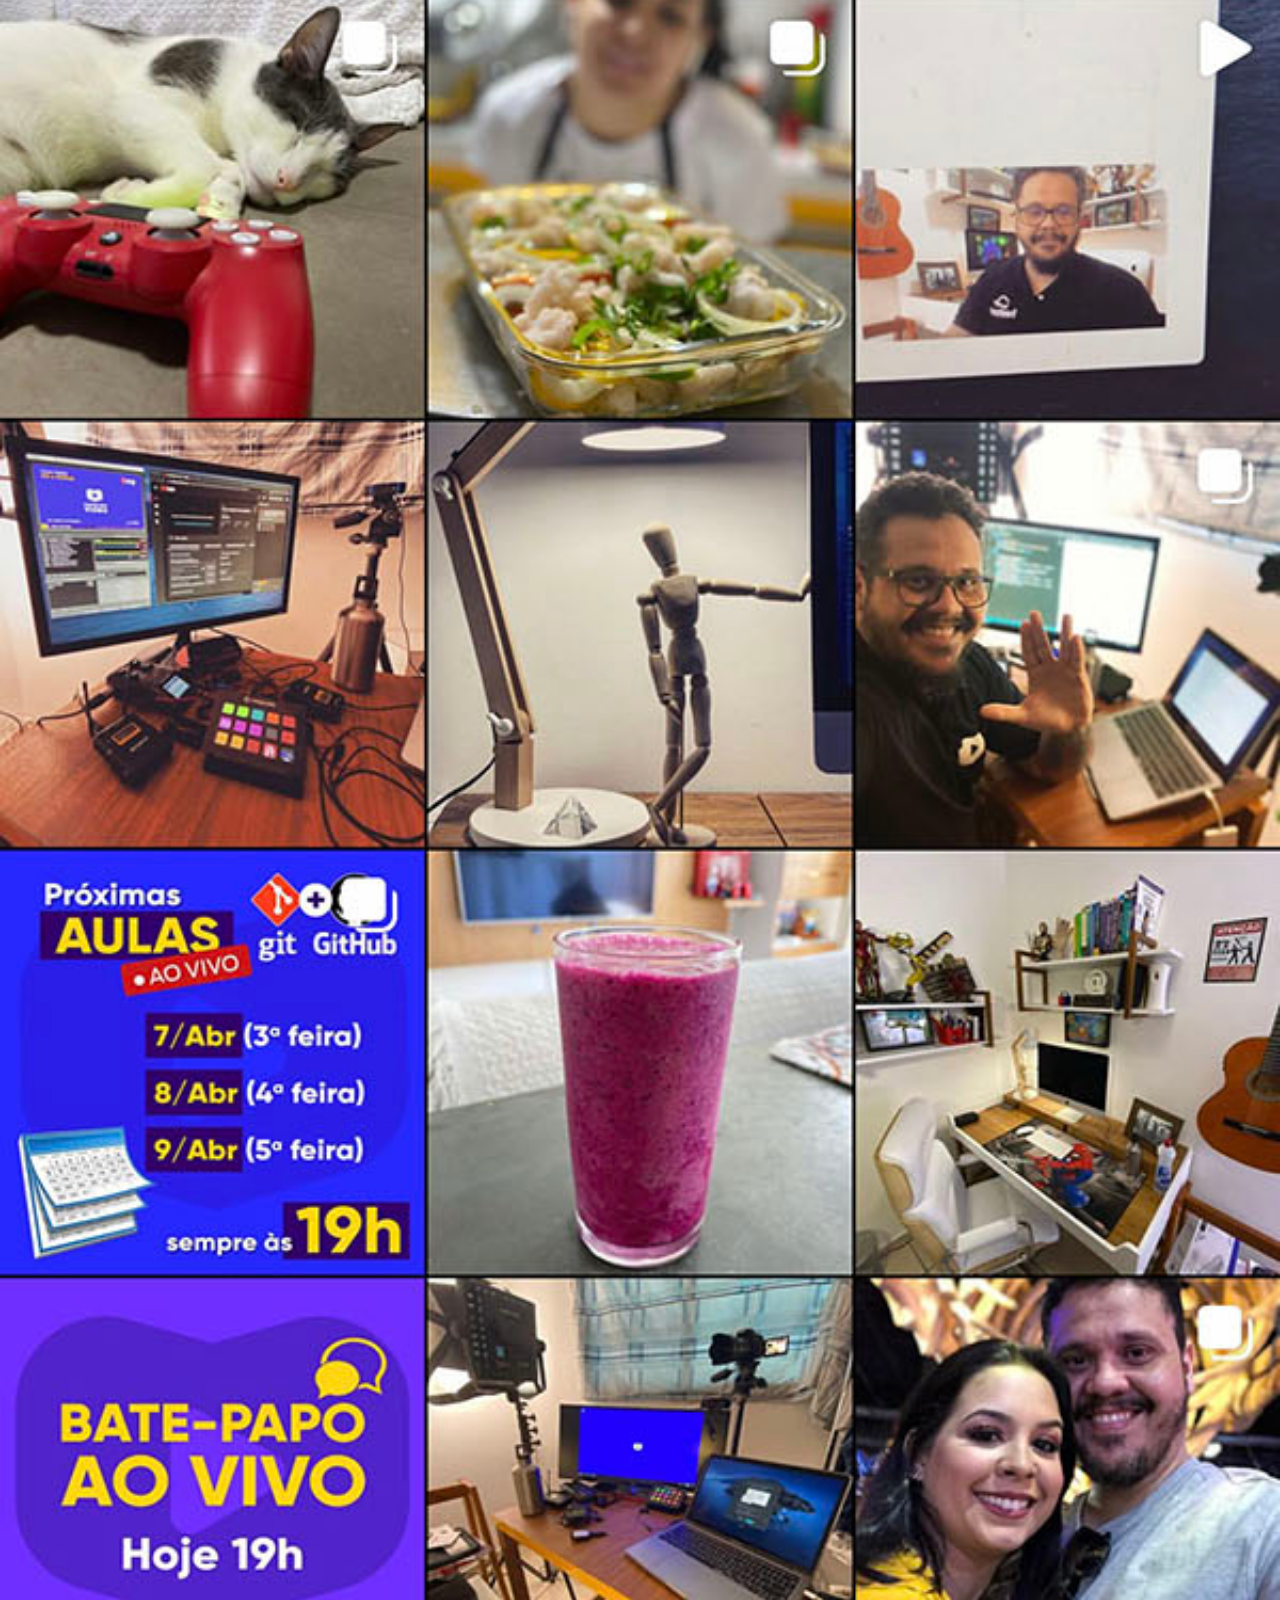
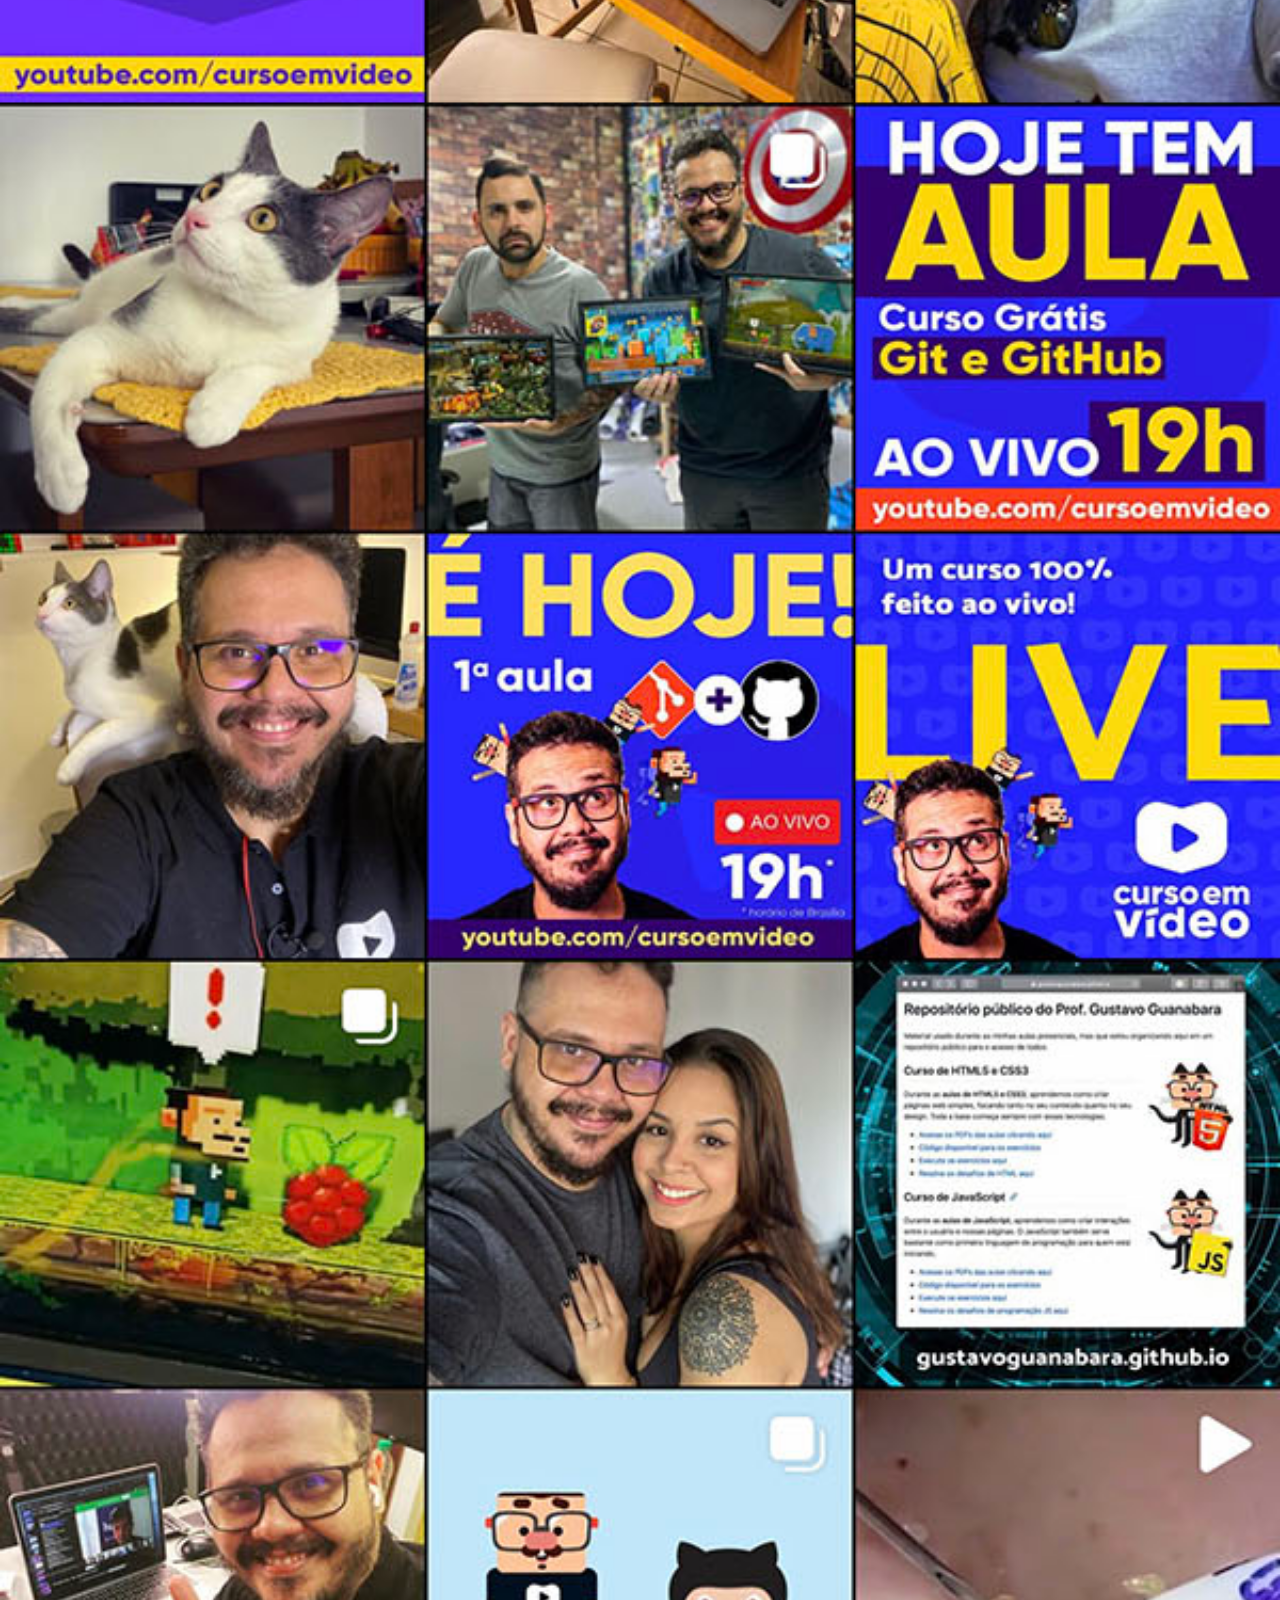
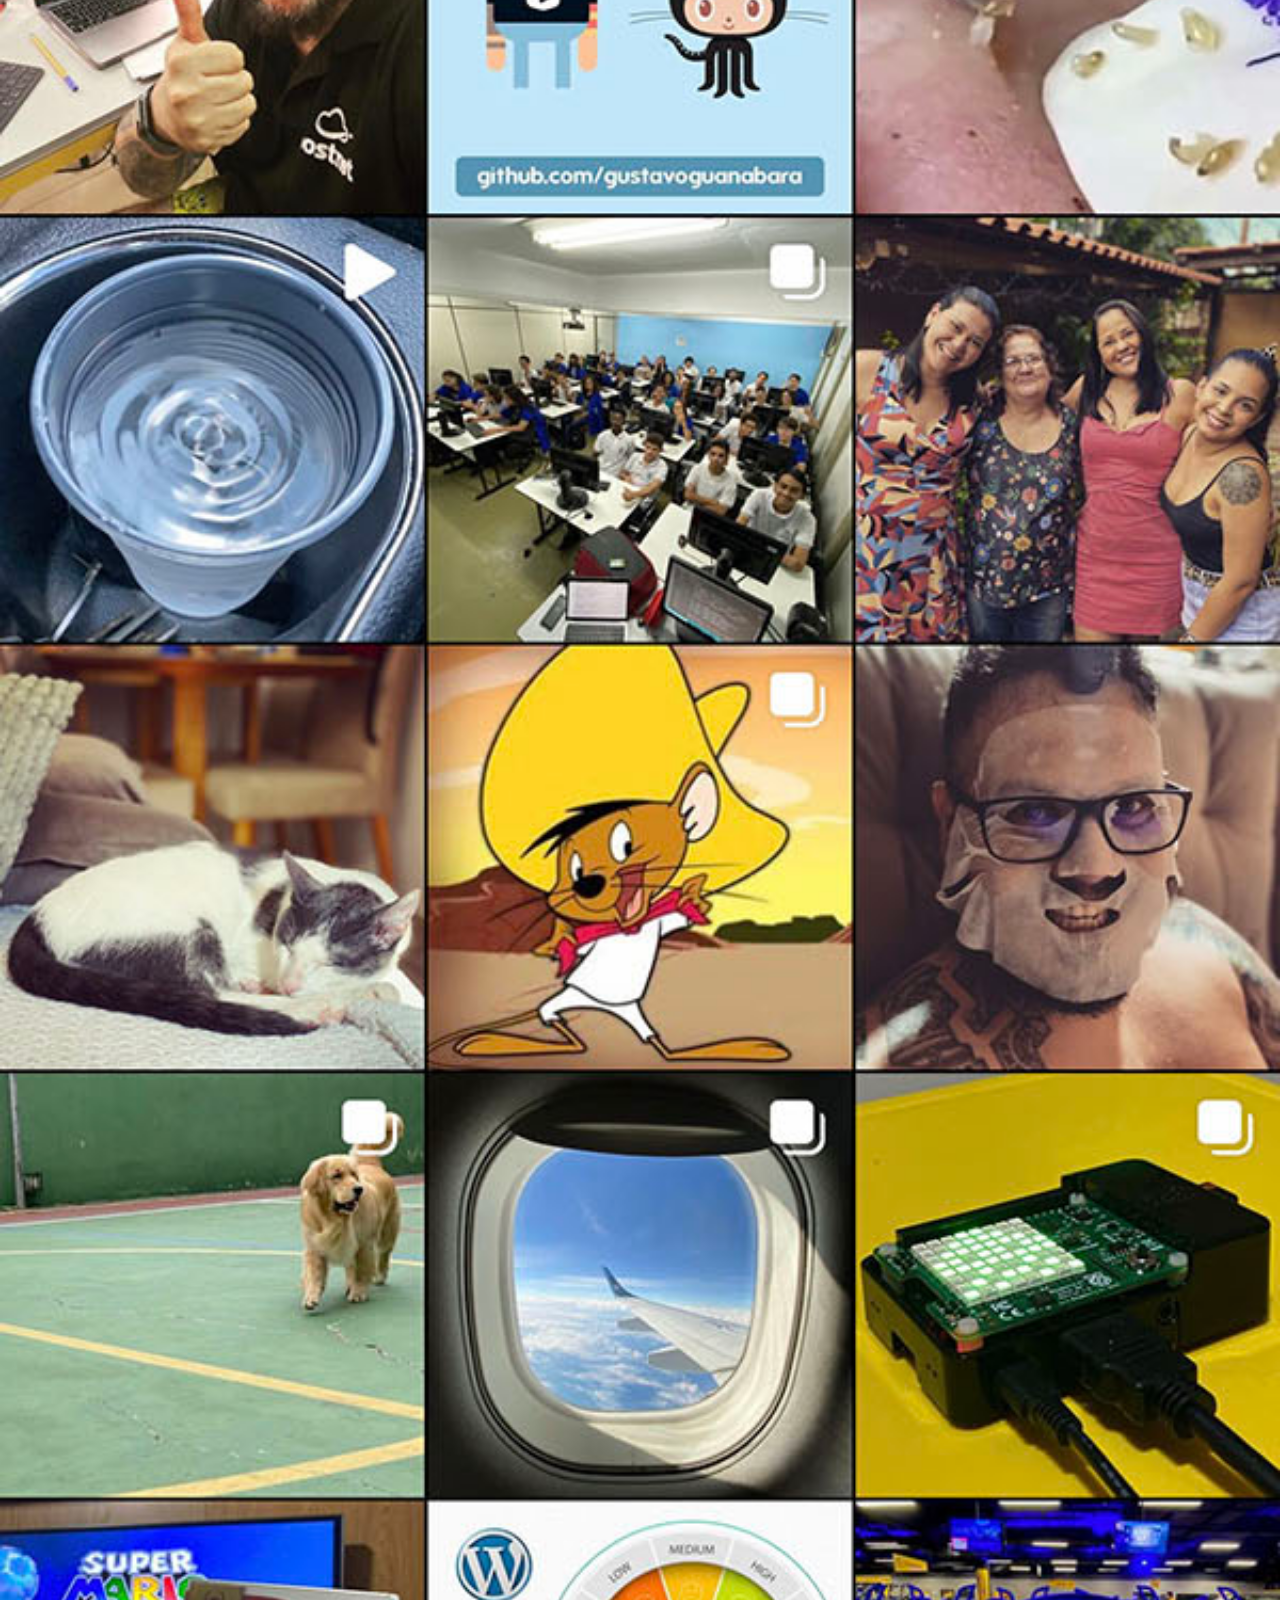
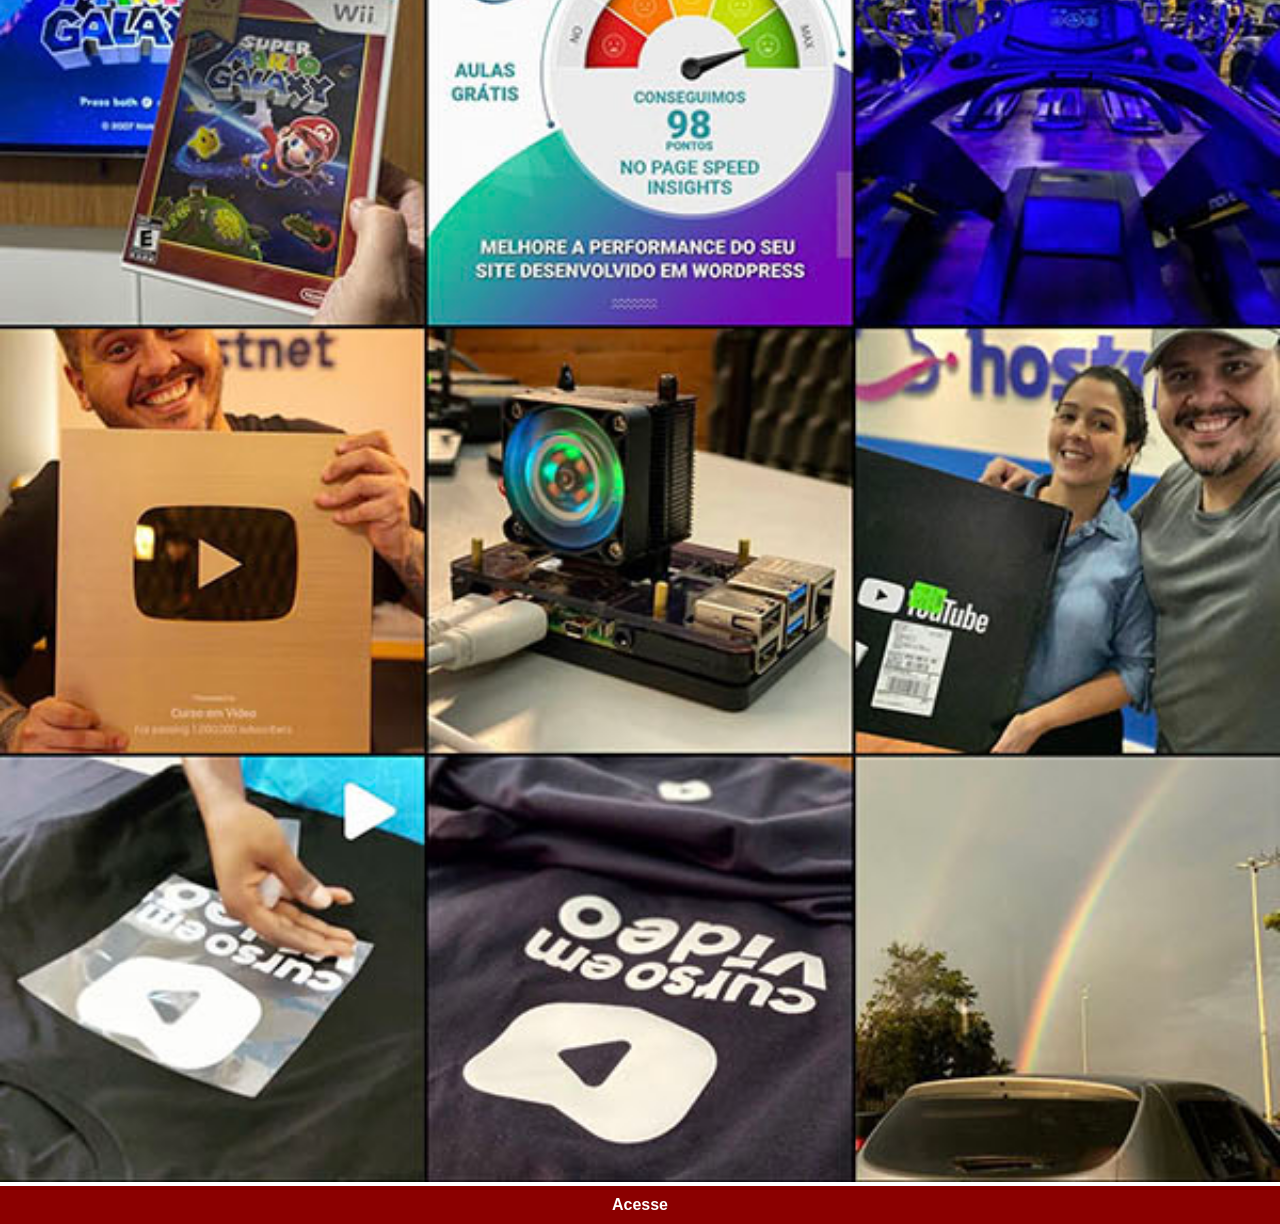
<file: instagram.html>
<!DOCTYPE html>
<html lang="pt-br">
<head>
    <meta charset="UTF-8">
    <meta name="viewport" content="width=device-width, initial-scale=1.0">
    <title>Instagram</title>
    <link rel="stylesheet" href="style/social.css">
</head>
<body>
    <img src="imagens/tela-instagram.jpg" alt="Instagram">
    <a href="http://www.instagram.com.br" target="_blank">Acesse</a>
</body>
</html>
</file>
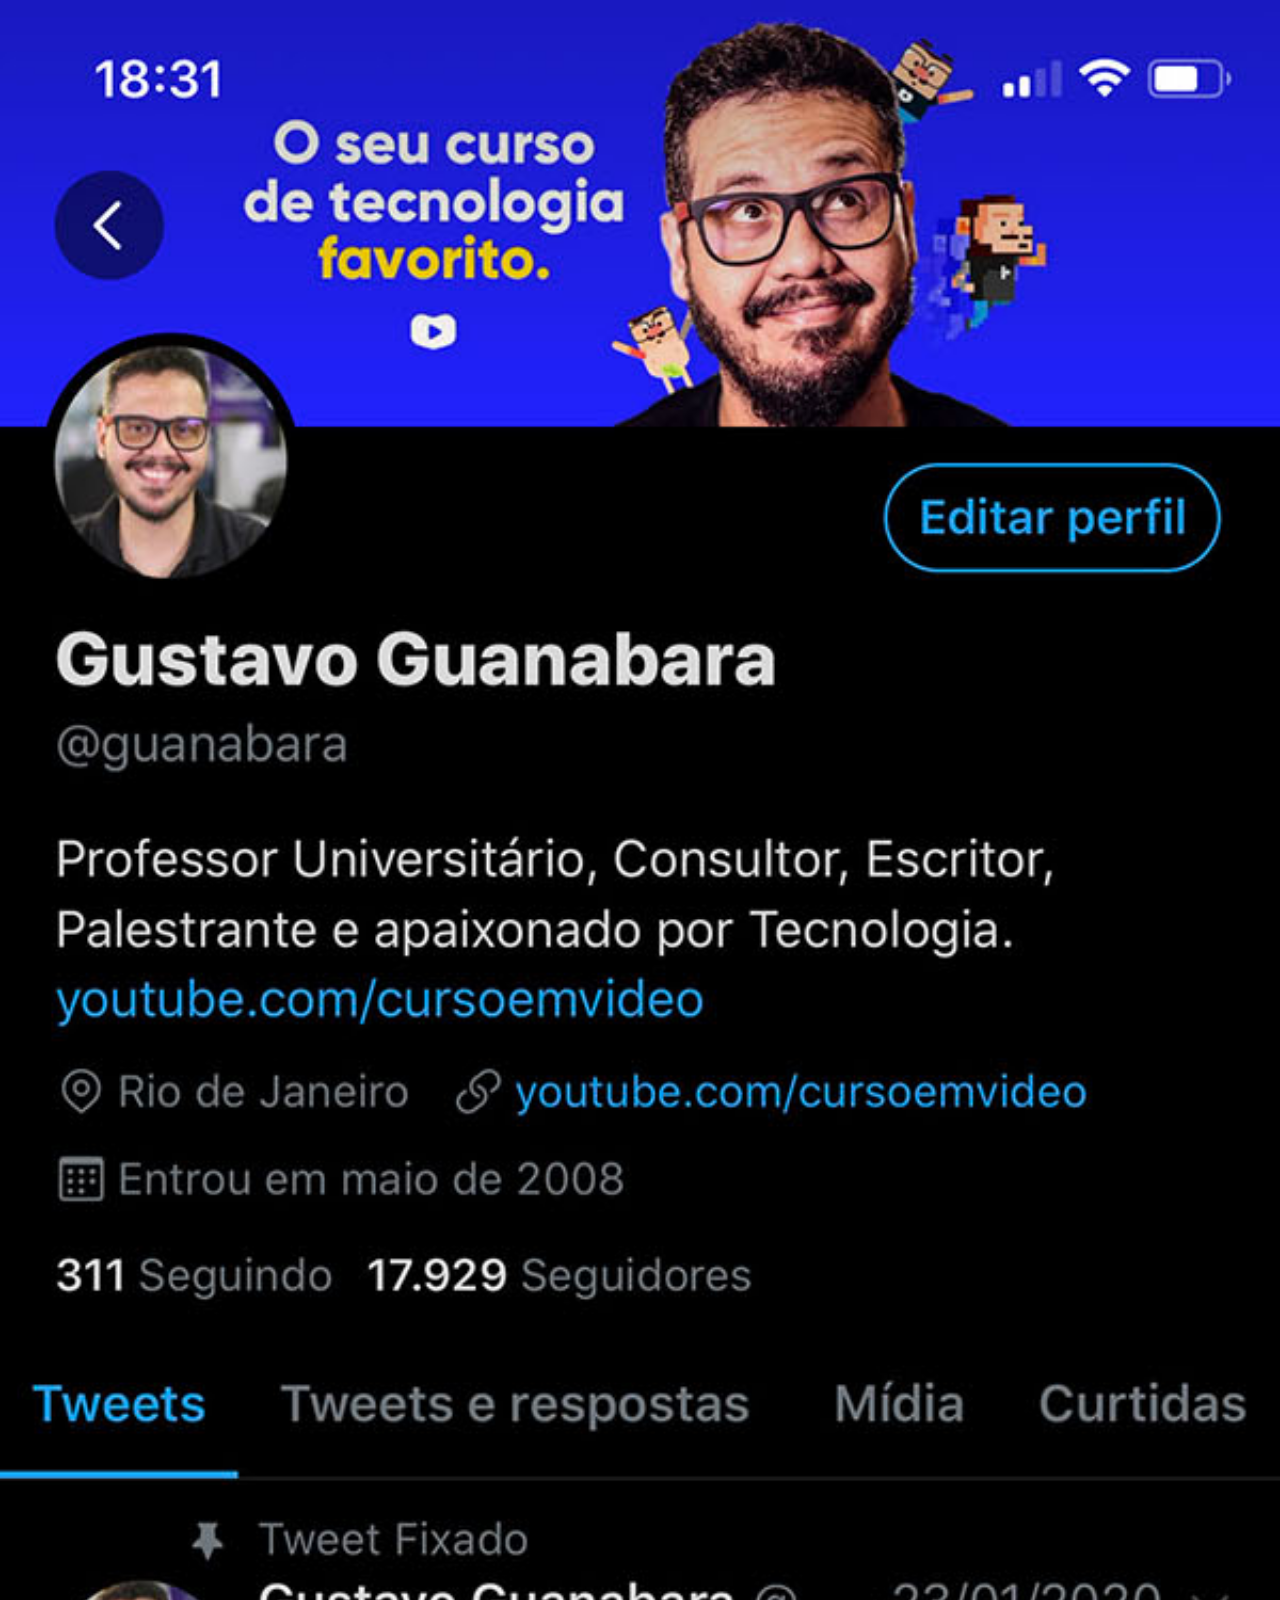
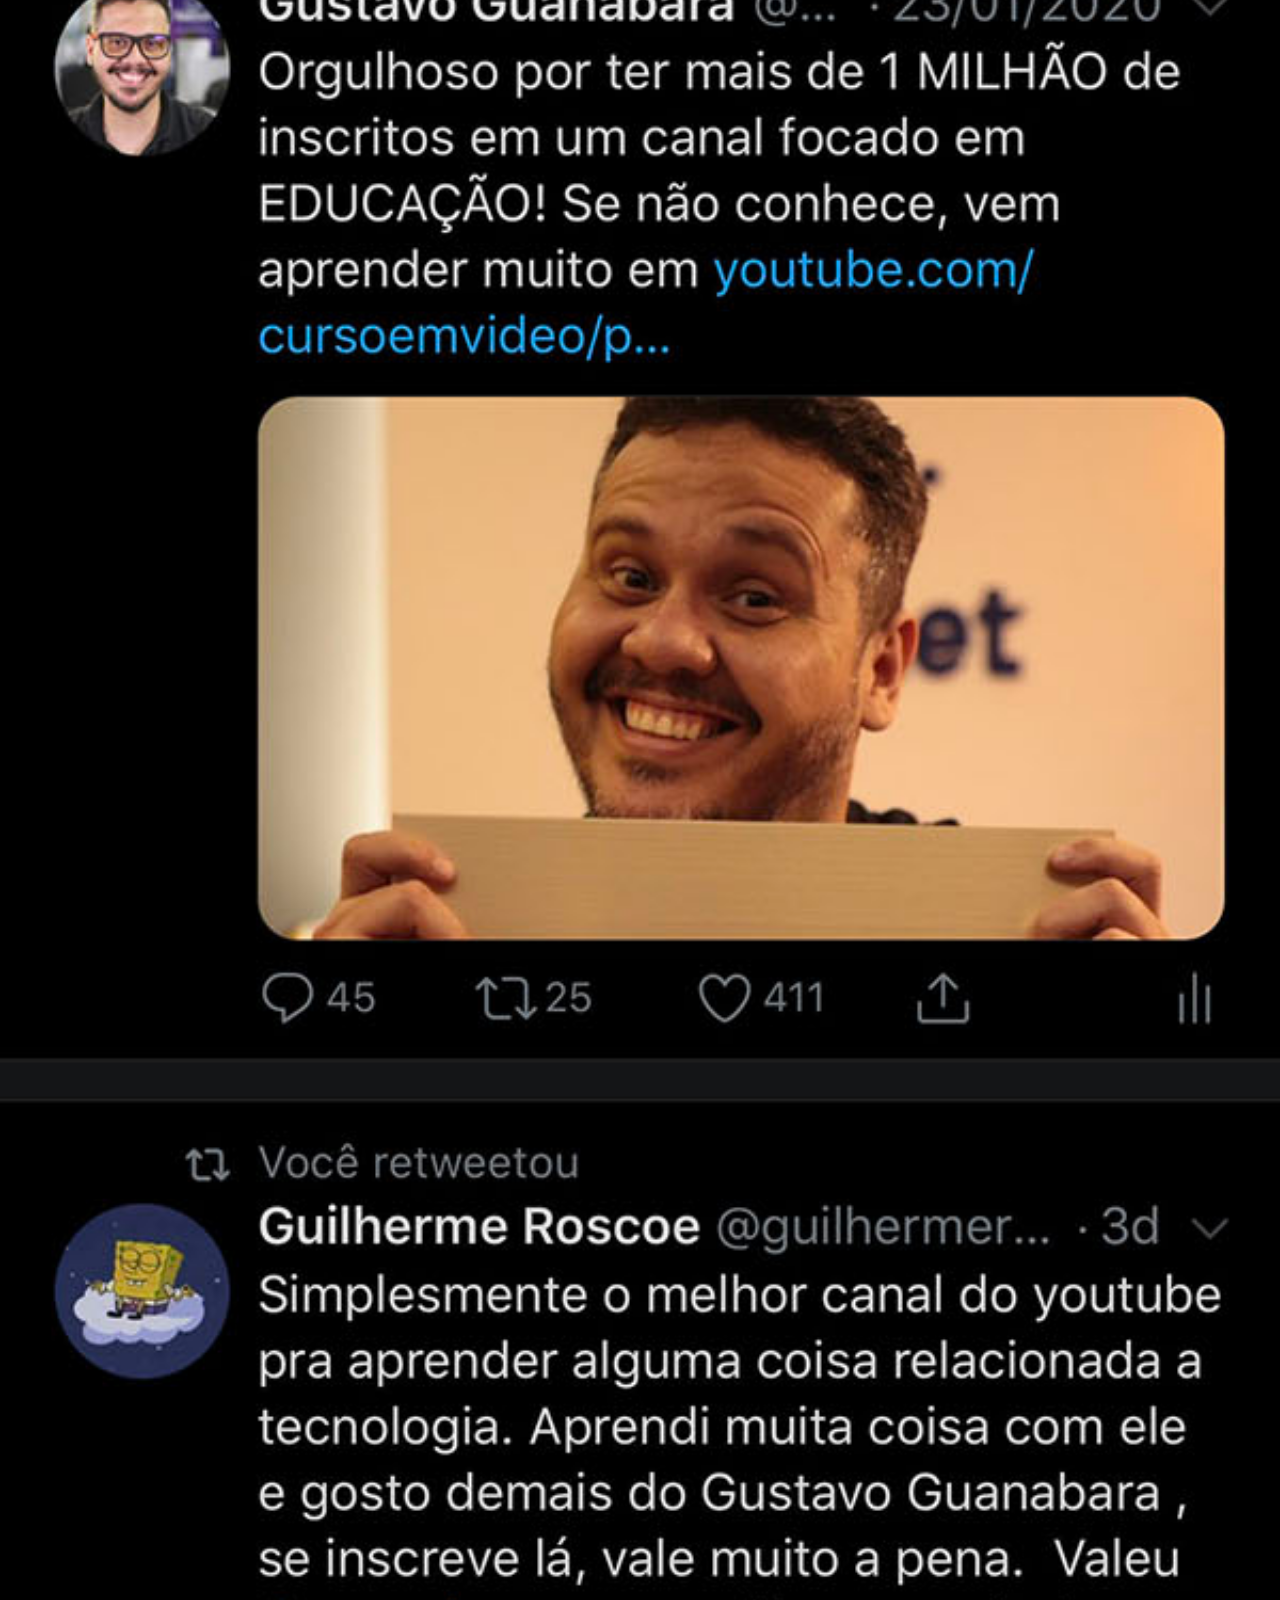
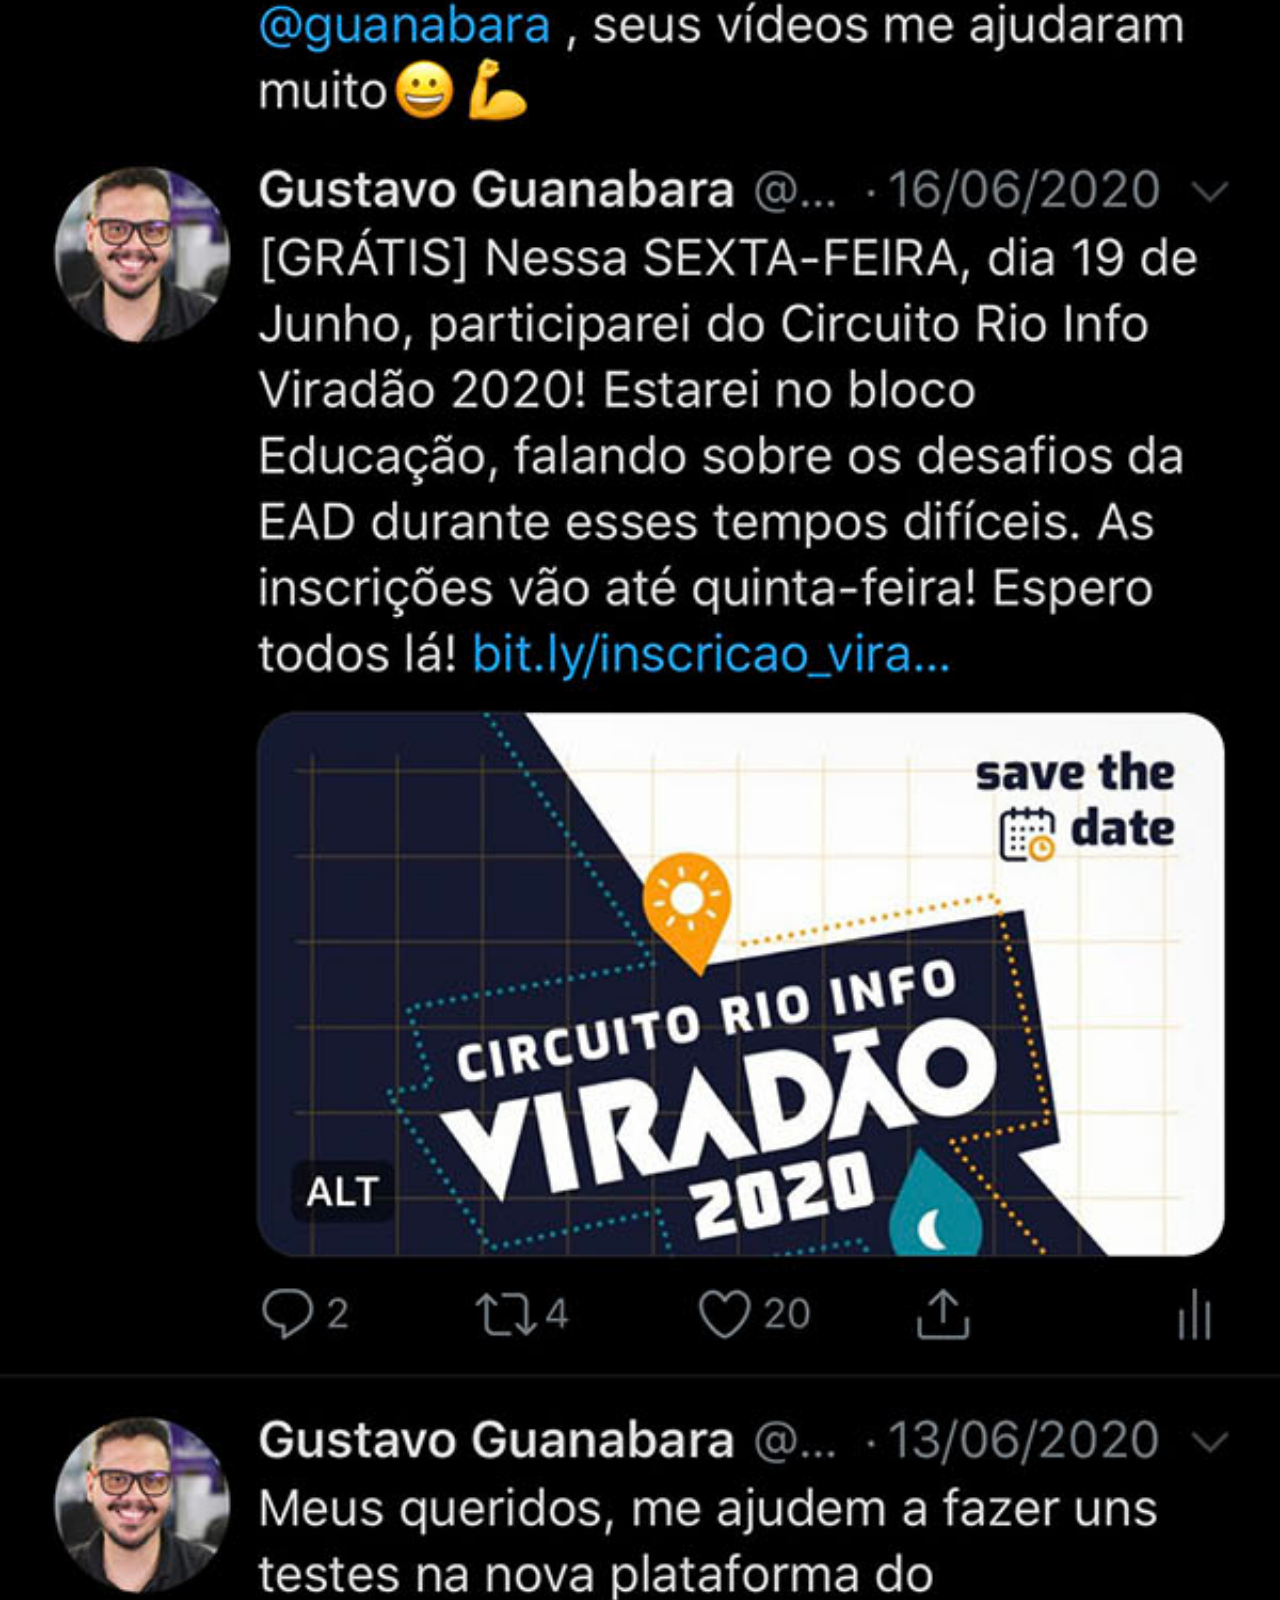
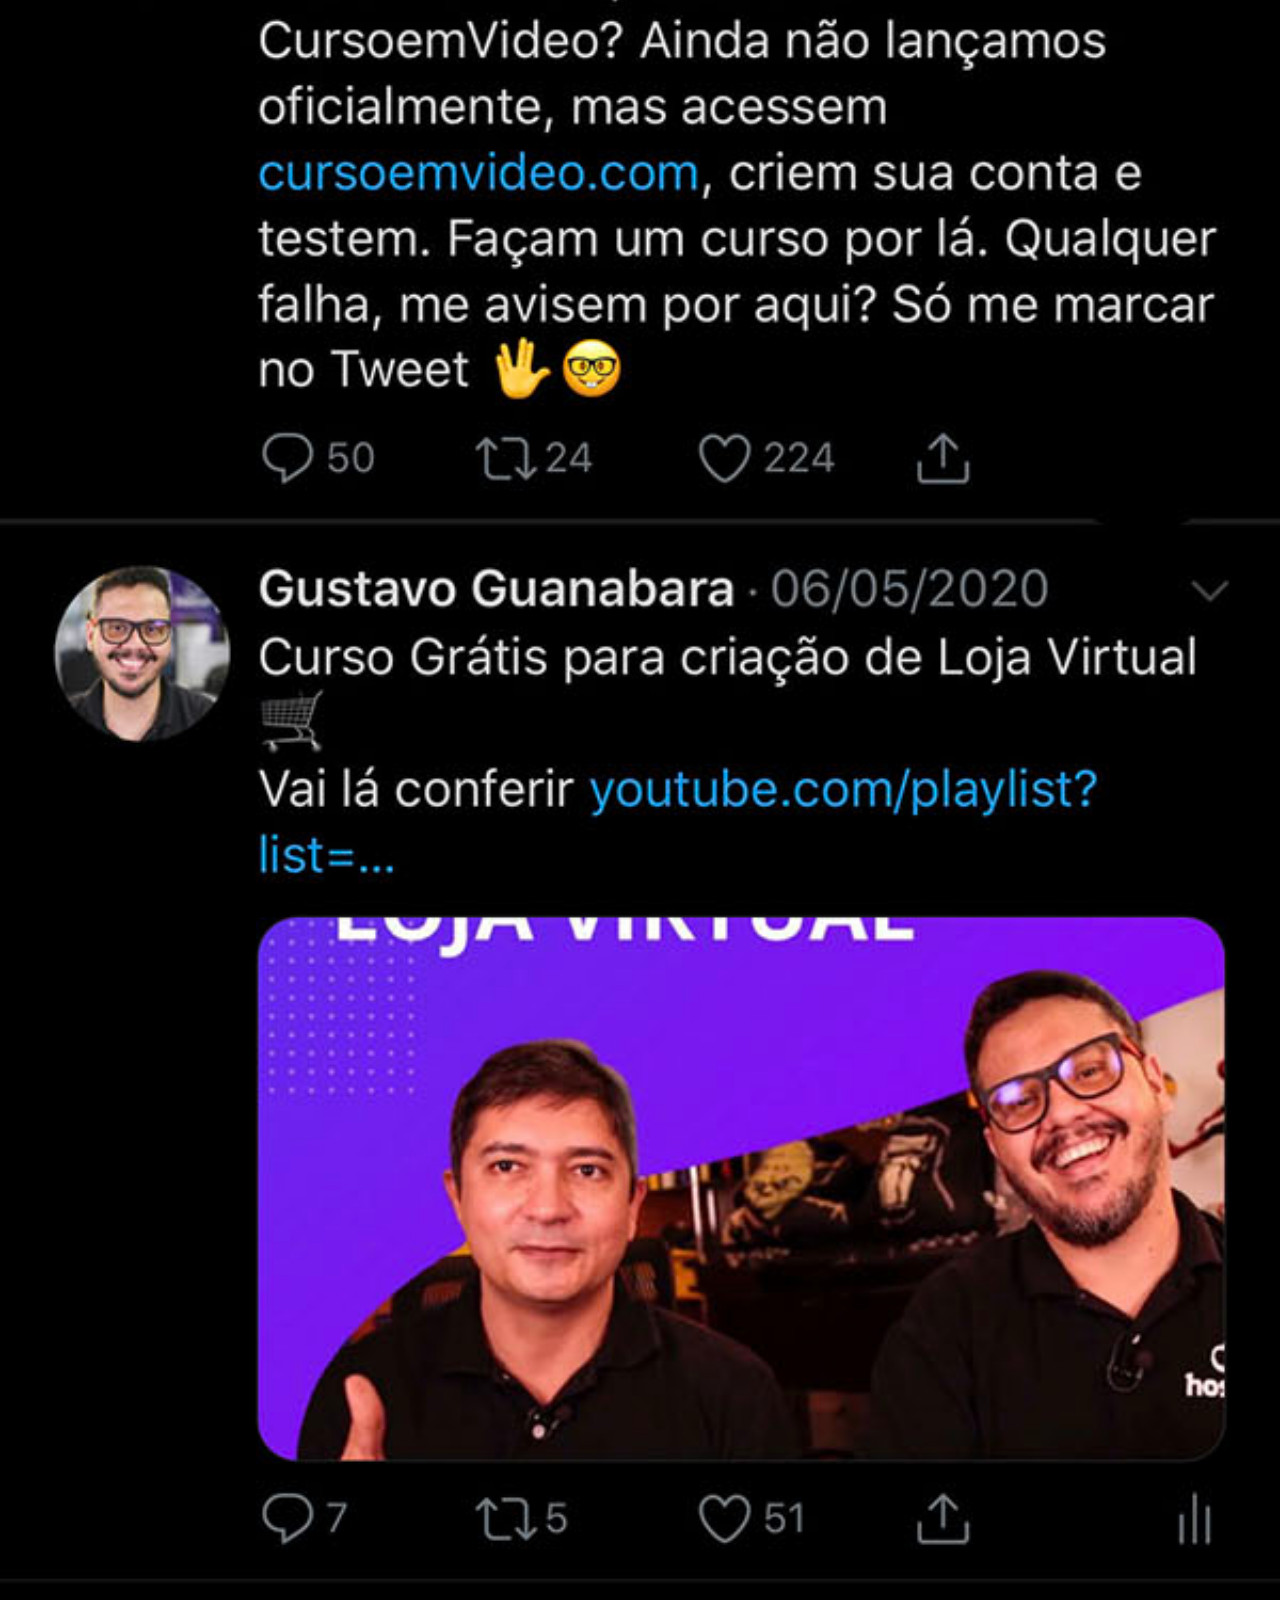
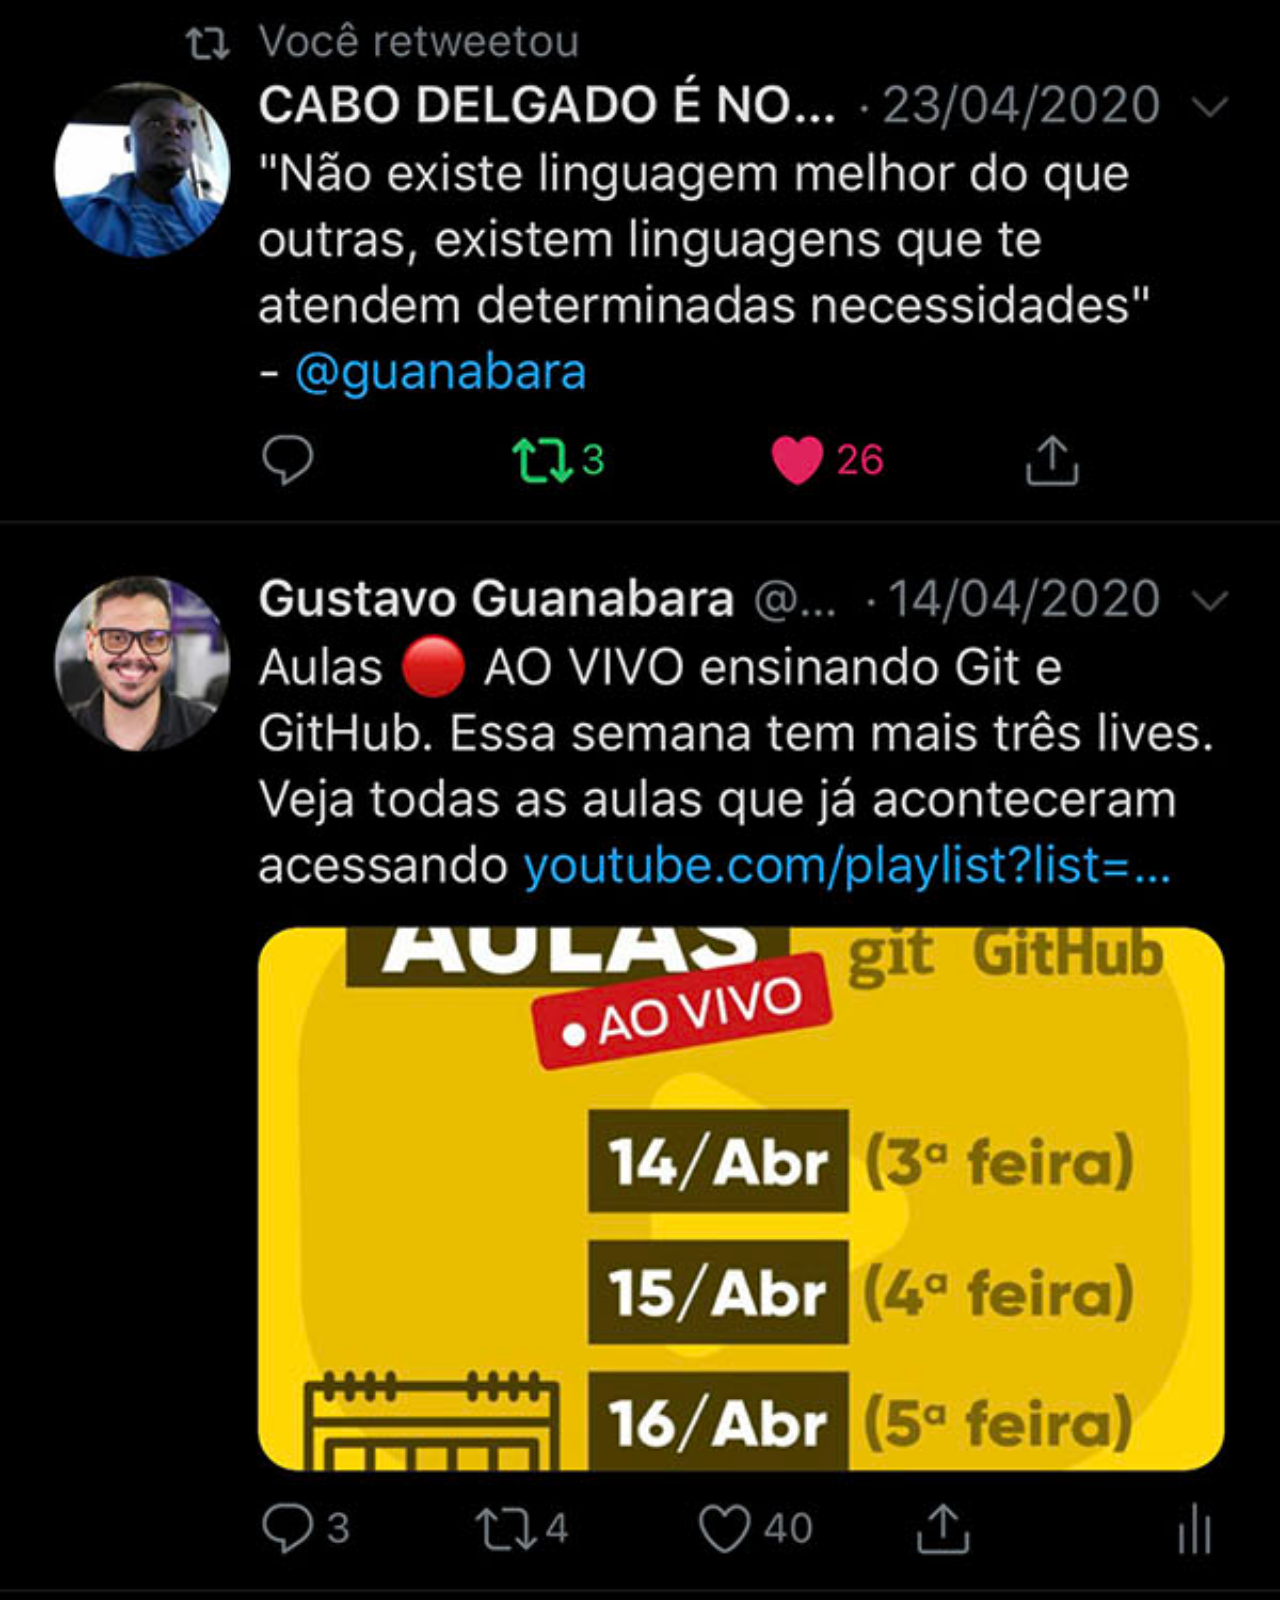
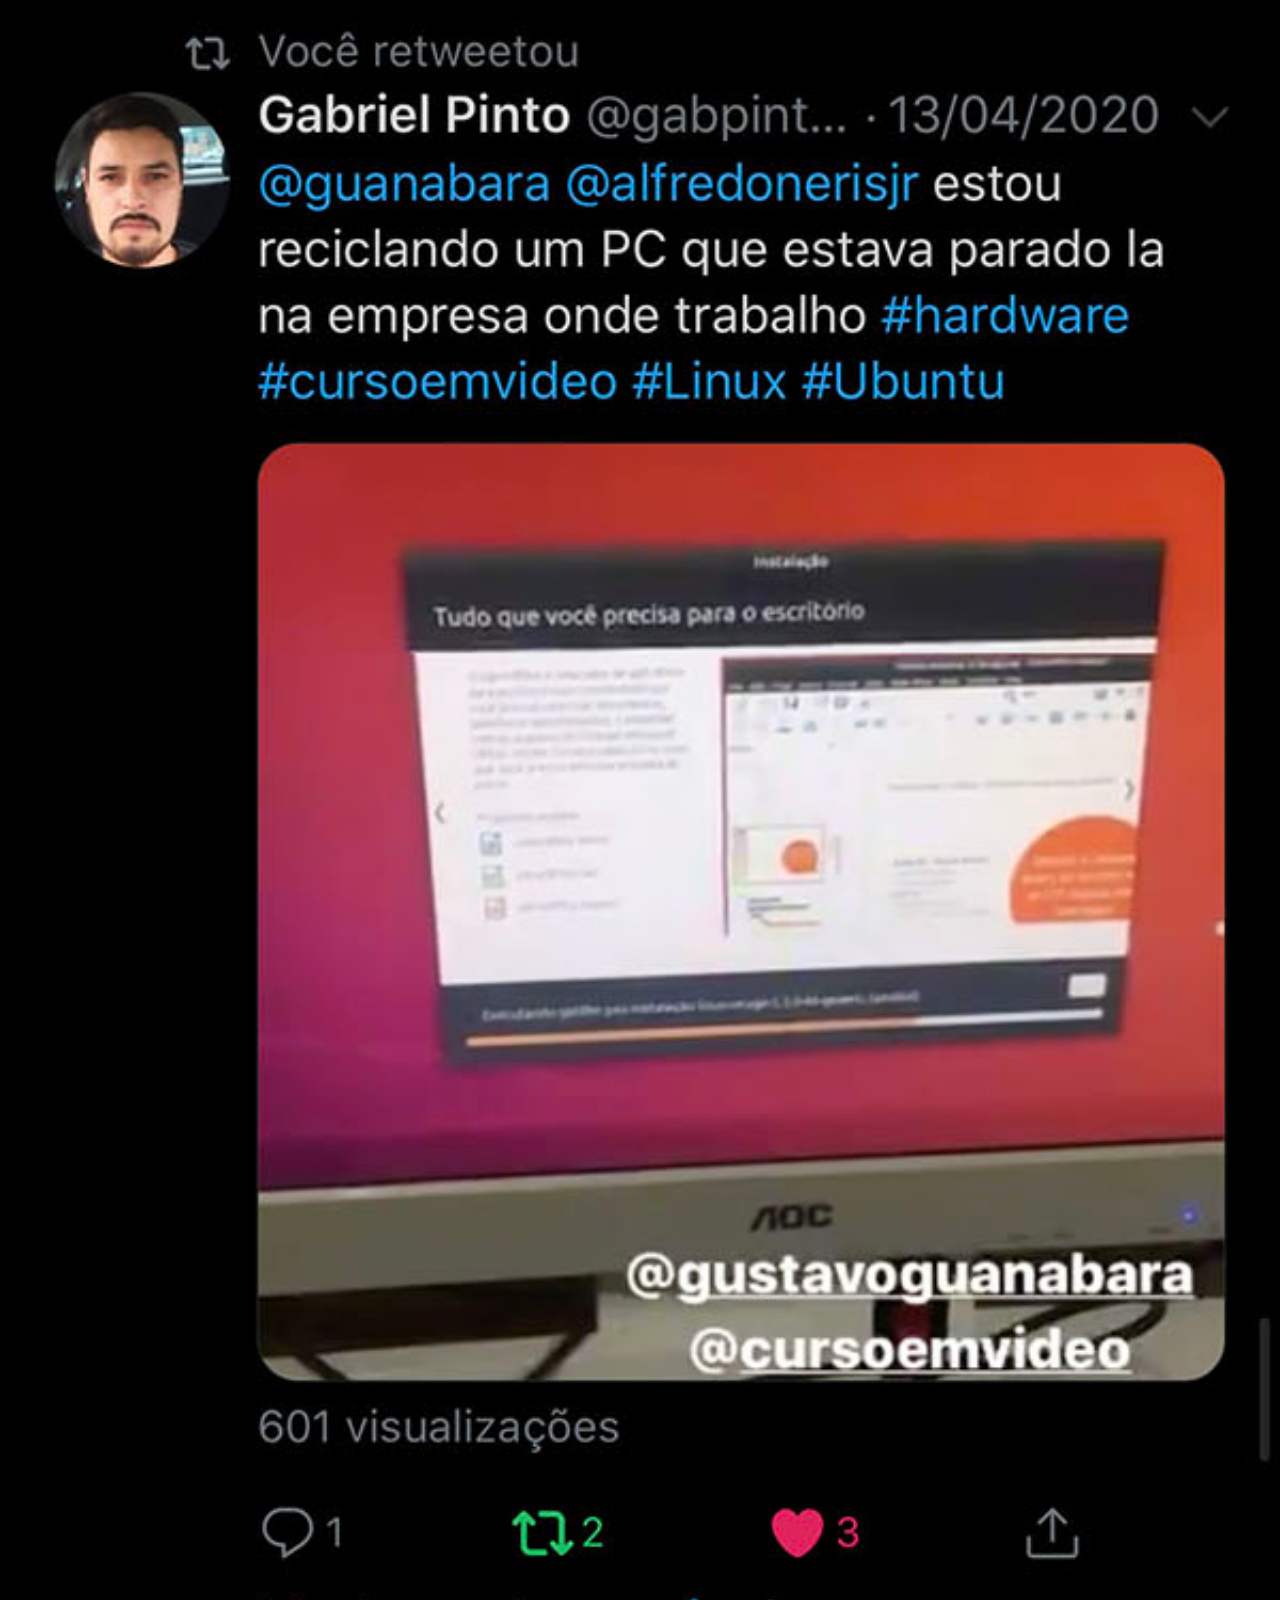
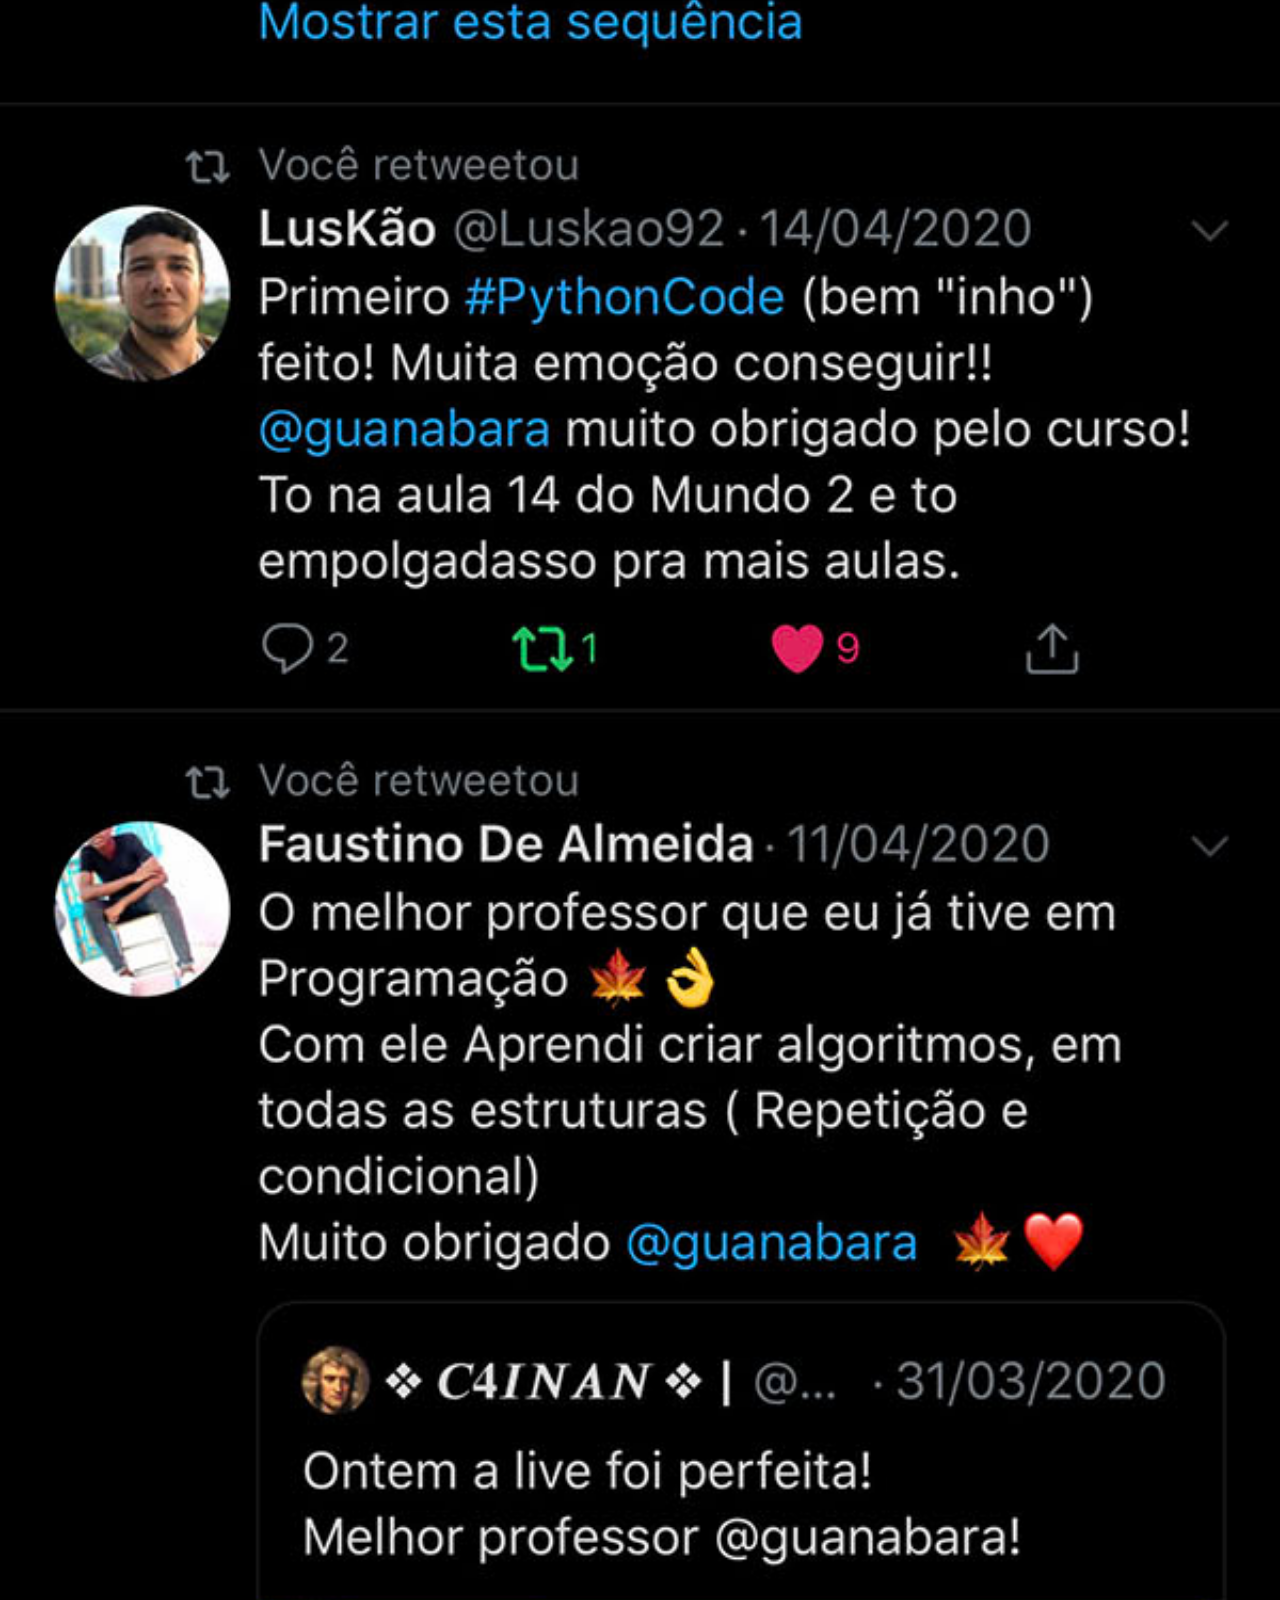
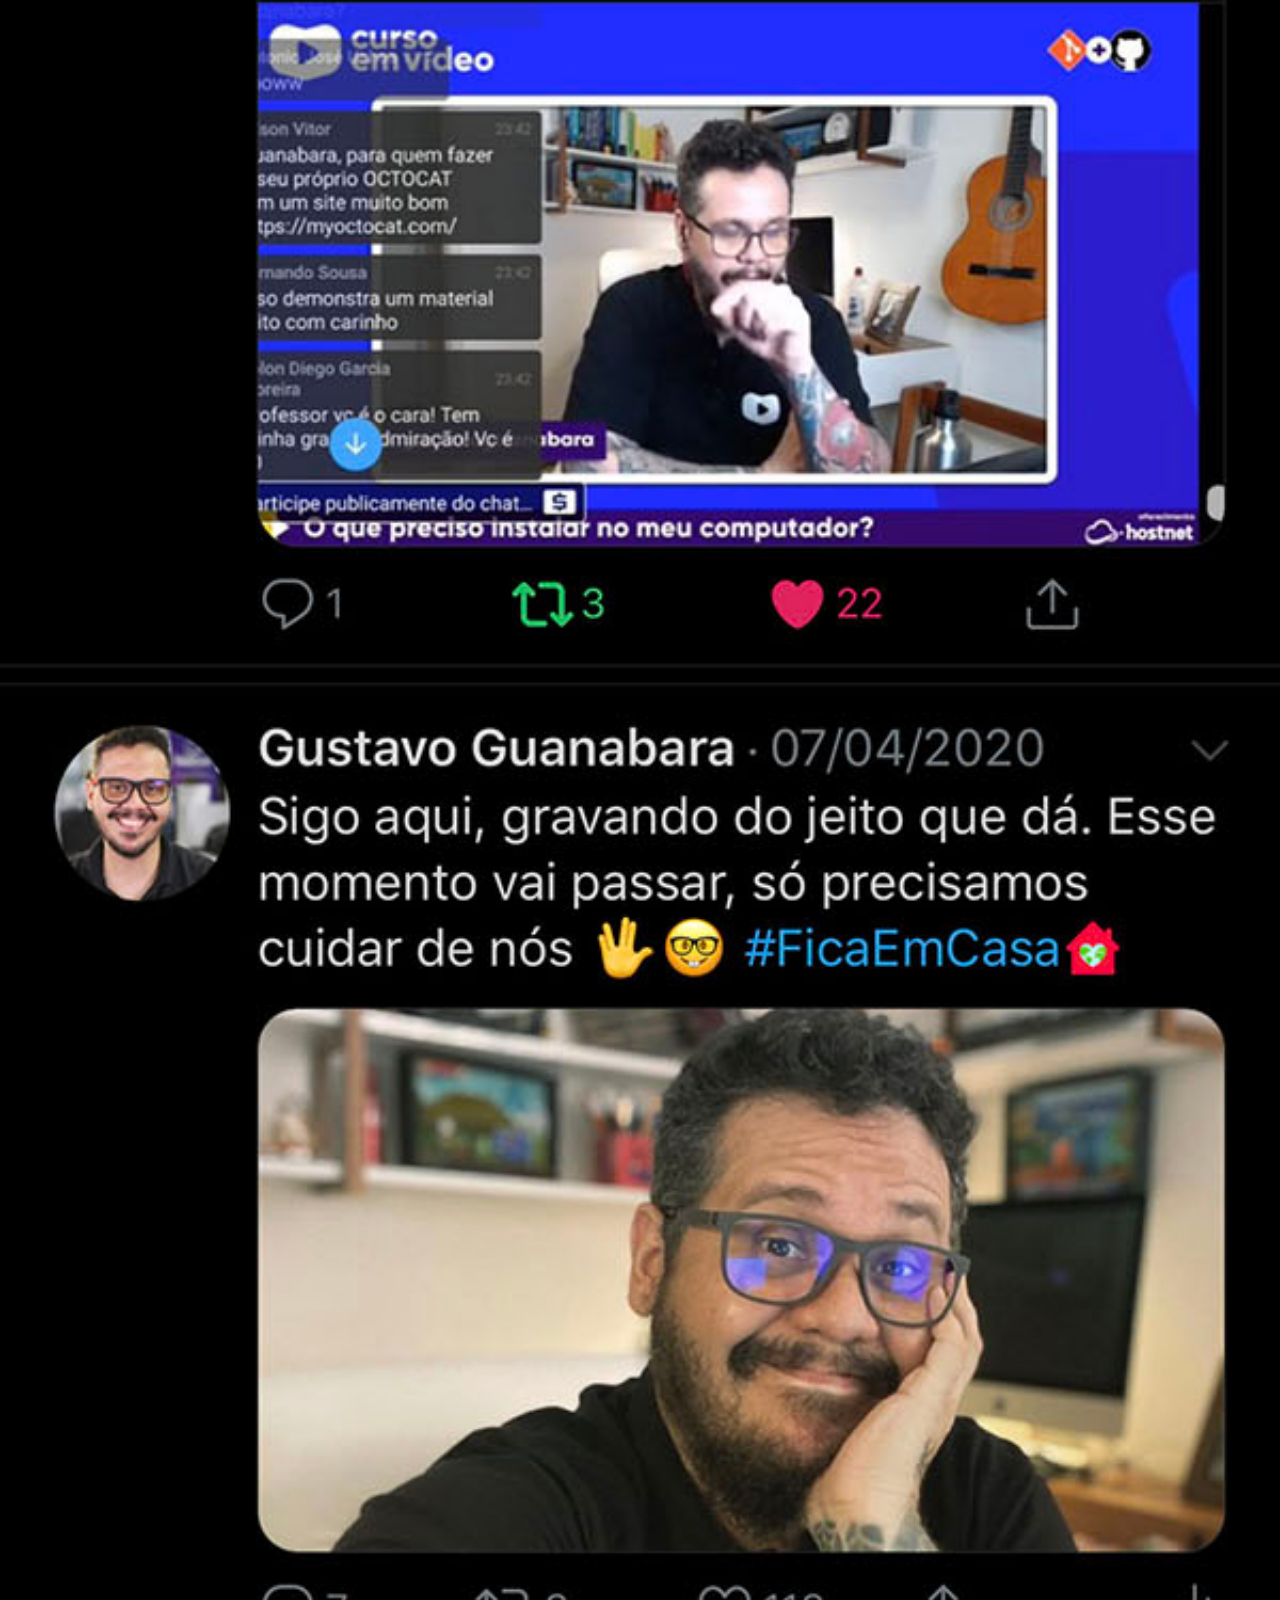
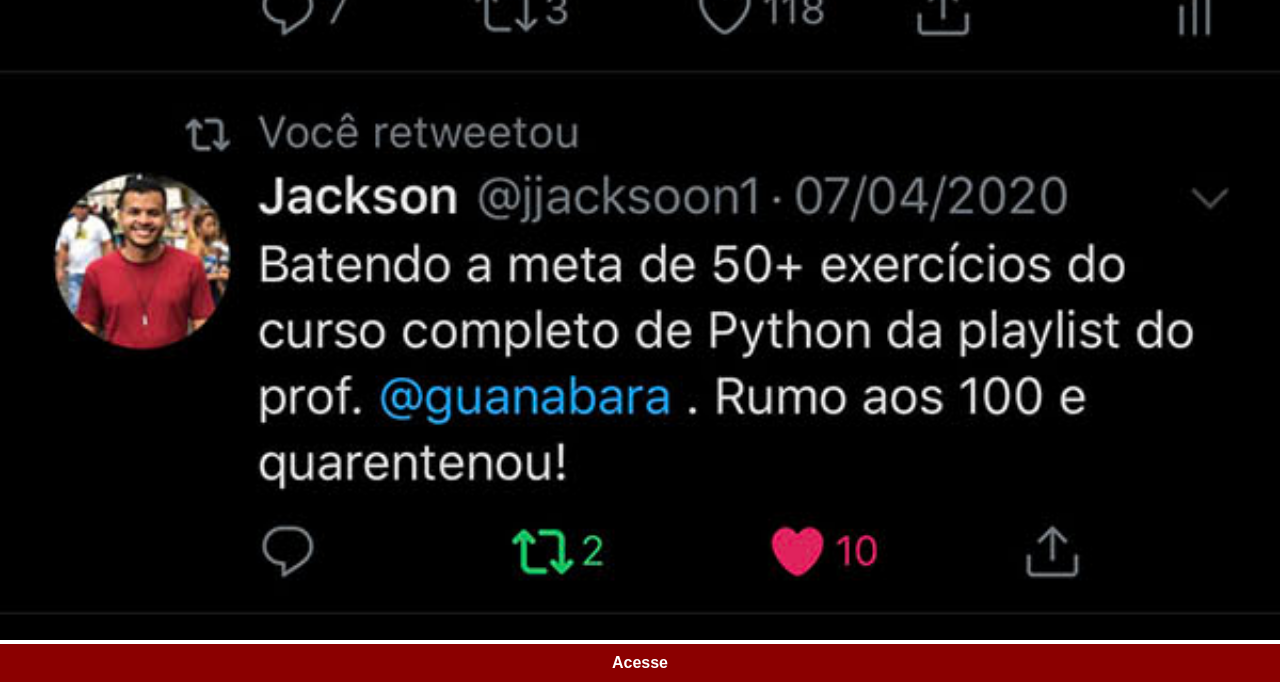
<file: twitter.html>
<!DOCTYPE html>
<html lang="pt-br">
<head>
    <meta charset="UTF-8">
    <meta name="viewport" content="width=device-width, initial-scale=1.0">
    <title>Twitter</title>
    <link rel="stylesheet" href="style/social.css">
</head>
<body>
    <img src="imagens/tela-twitter.jpg" alt="Twitter">
    <a href="http://www.twitter.com.br" target="_blank">Acesse</a>
</body>
</html>
</file>
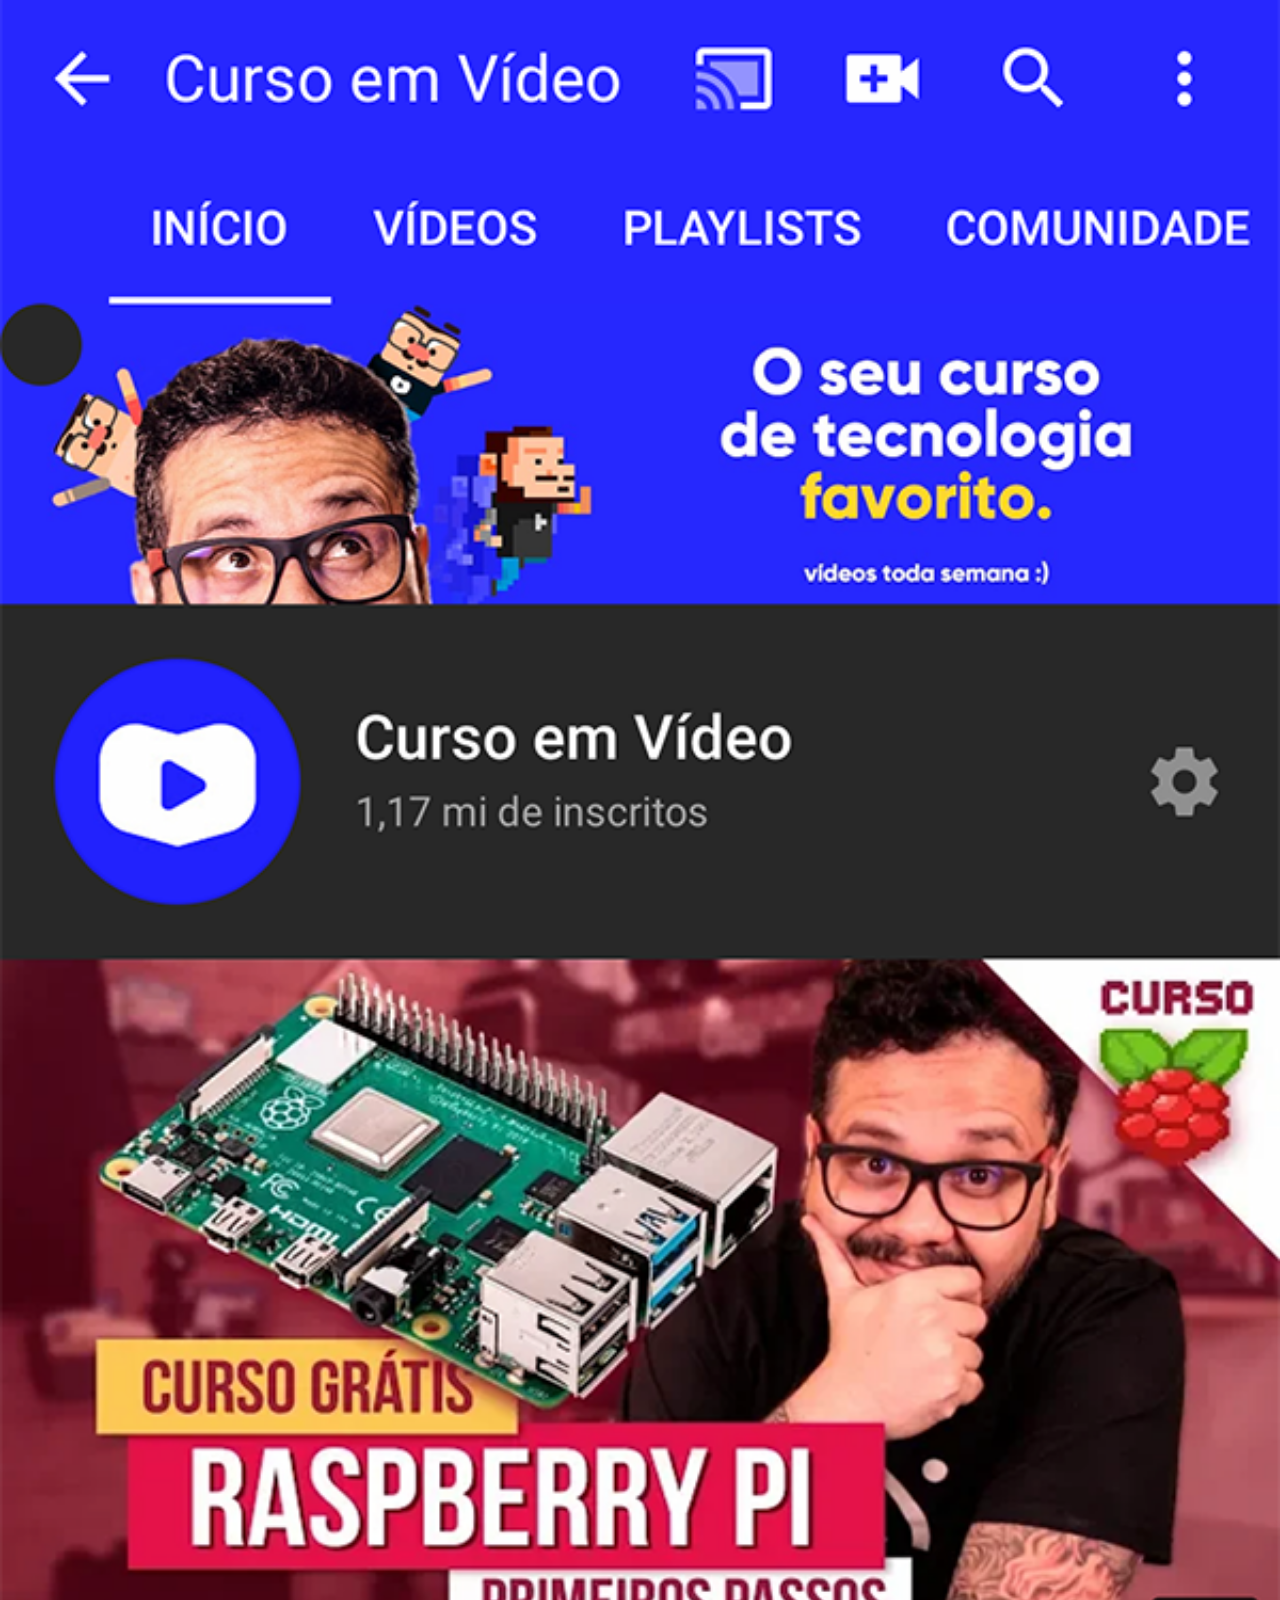
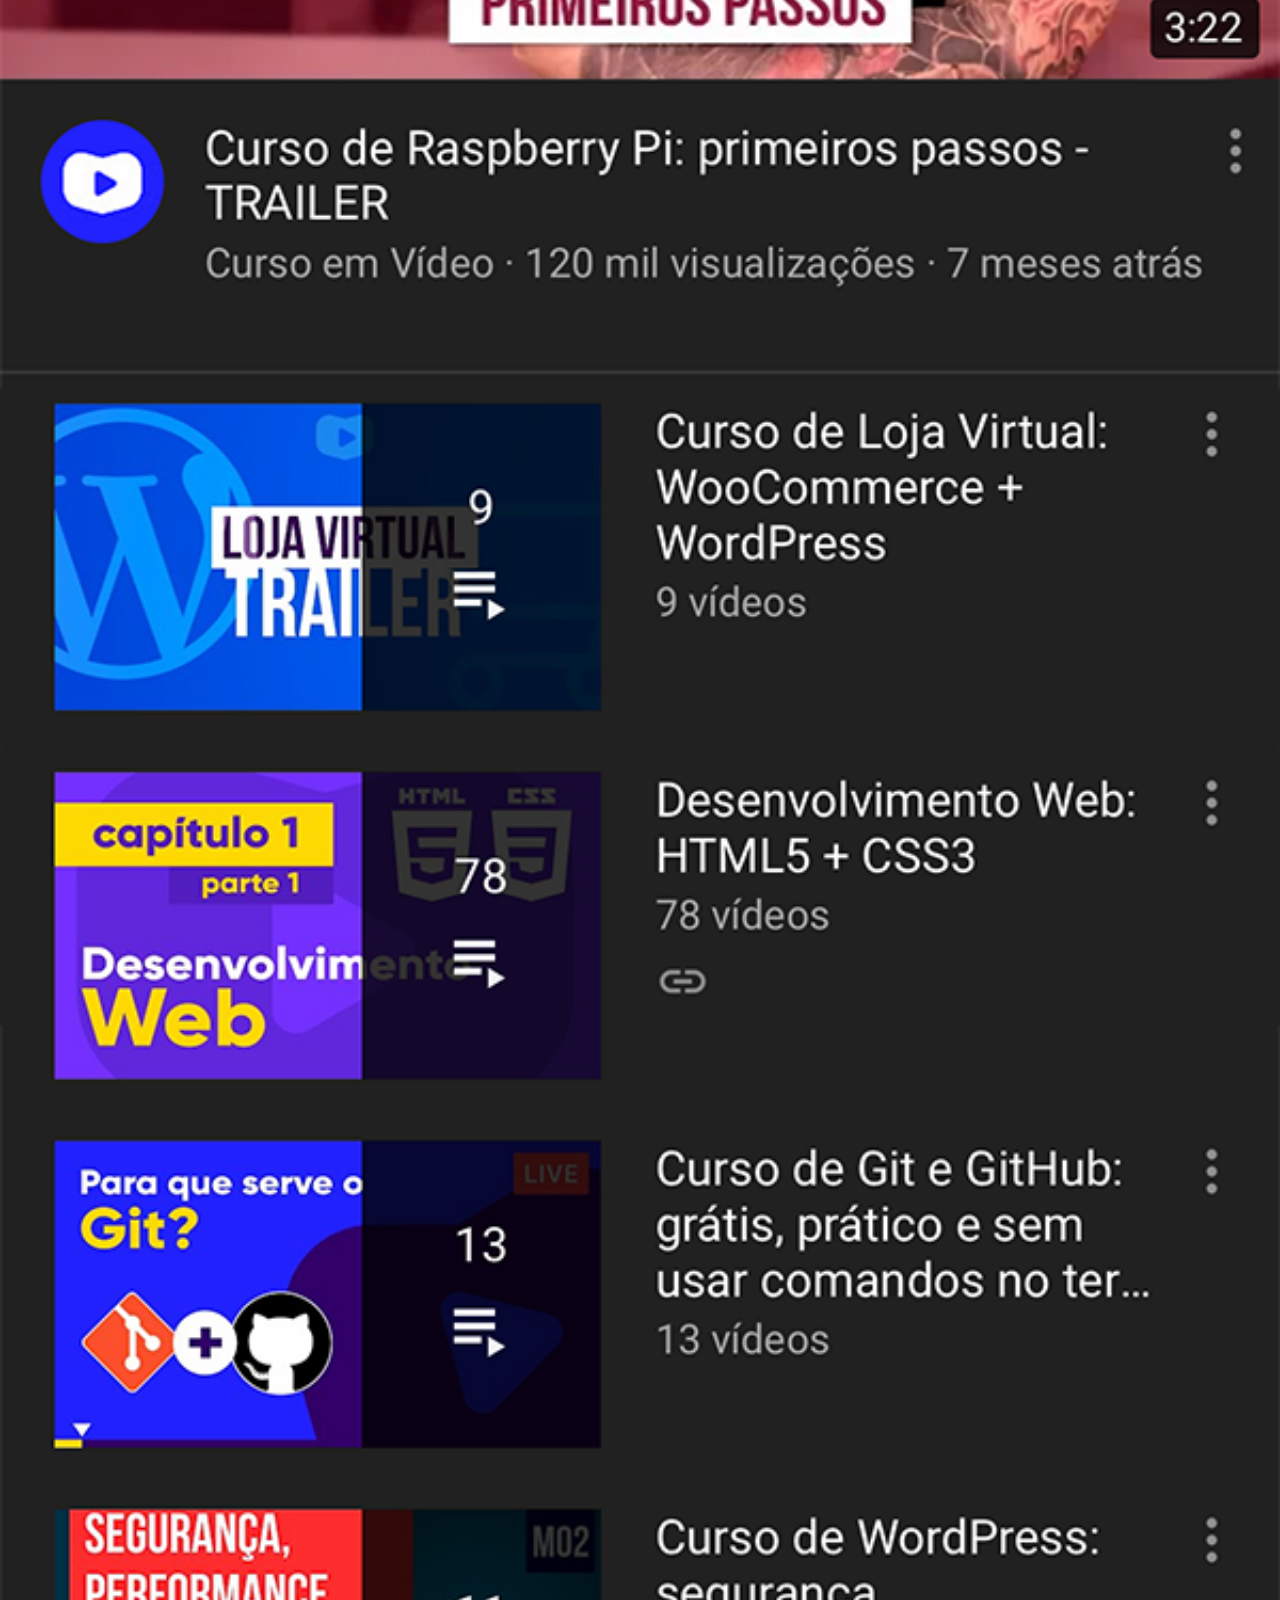
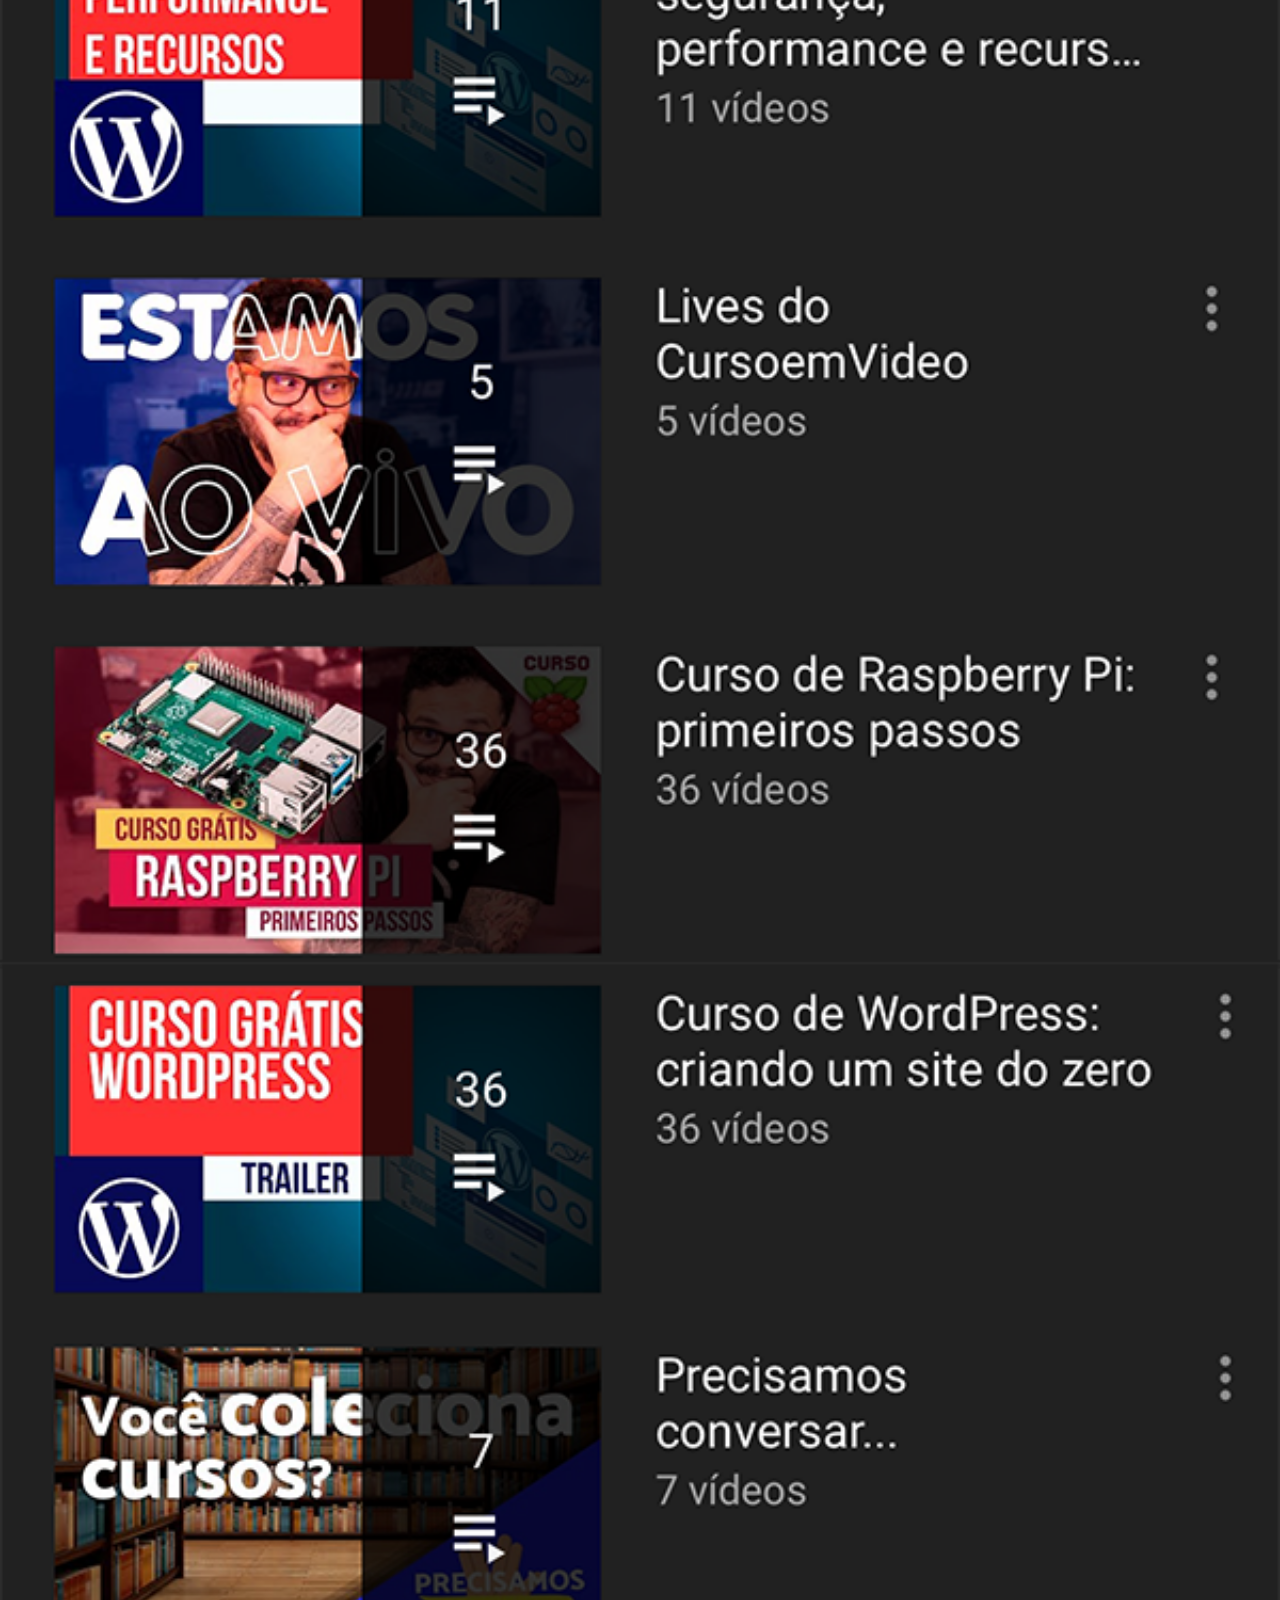
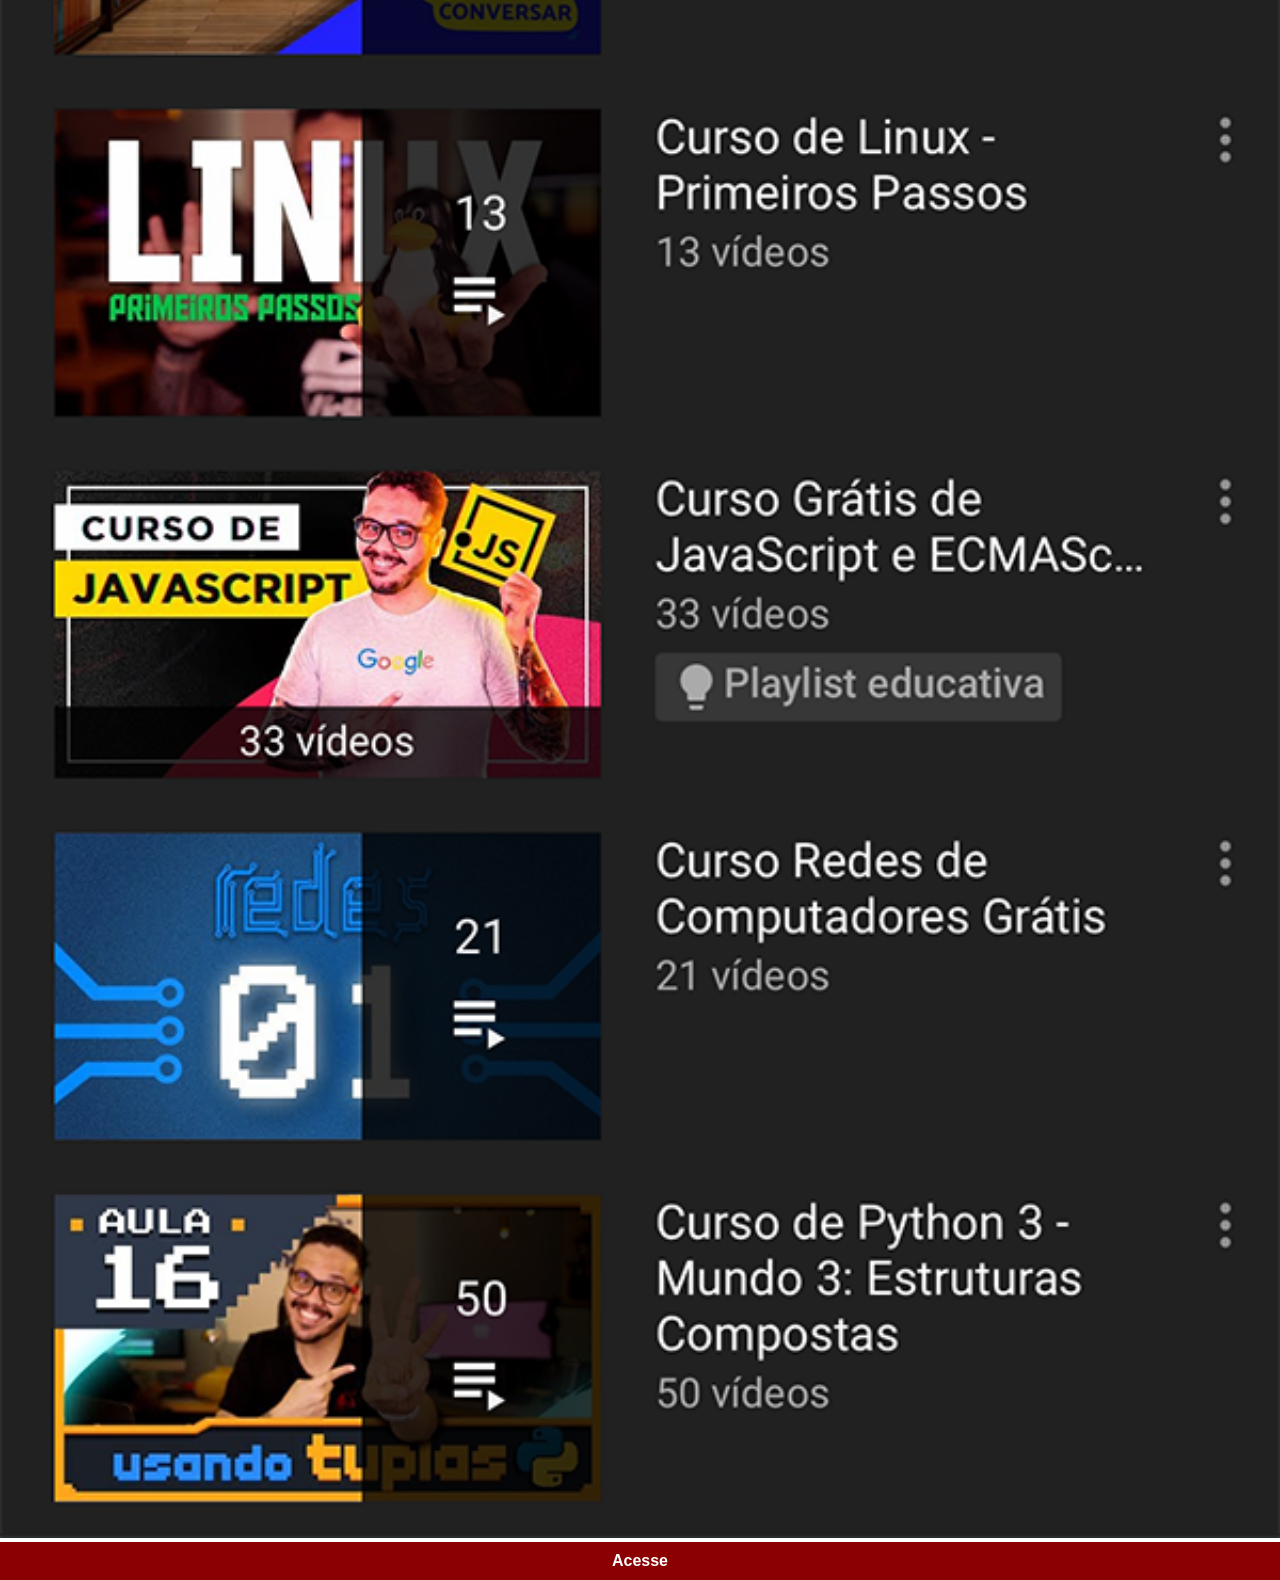
<file: youtube.html>
<!DOCTYPE html>
<html lang="pt-br">
<head>
    <meta charset="UTF-8">
    <meta name="viewport" content="width=device-width, initial-scale=1.0">
    <title>Youtube</title>
    <link rel="stylesheet" href="style/social.css">
</head>
<body>
    <img src="imagens/tela-youtube.png" alt="Youtube">
    <a href="http://www.youtube.com.br" target="_blank">Acesse</a>
</body>
</html>
</file>
<file: style/style.css>
@charset "UTF-8";


*{
    margin: 0px;
    padding: 0px;
    font-family: Arial, Helvetica, sans-serif;
}

html, body{
    height: 100vh;
    width: 100vw;
    background-color: black;
}

body{
    background:url('../imagens/fundo-madeira.jpg') no-repeat top center;
    background-size: cover;
    background-attachment: fixed;
}

main{
    height: 100vh;
    position: relative;
}

section#telefone{
    height: 627px;
    width: 311px;
    position: absolute;
    top: 50%;
    left: 50%;
    transform: translate(-50%, -50%);
    background: url('../imagens/frame-iphone.png') no-repeat;
}

iframe#tela{
    position: relative;
    top: 80px;
    left:22px;
    height: 471px;
    width: 269px;
}
section#redes-sociais{
    text-align: right;
}

section#redes-sociais img{
    width: 50px;
    height: 50px;
    margin:10px;
    border-radius: 50%;
    box-shadow: 2px 2px 5px rgba(0, 0, 0, 0.493);
    box-sizing: border-box;
}

section#redes-sociais img:hover {
    border: 2px solid rgba(255, 255, 255, 0.600);
    transform: translate(-3px, -3px);
    box-shadow: 5px 5px 10px rgba(0, 0, 0, 0.600);
    transition: transform .25s, border 1s;
}
</file>
<file: style/social.css>
* {
    margin: 0px;
    padding: 0px;
    font-family: Arial, Helvetica, sans-serif;
}

::-webkit-scrollbar {
    width: 0px;
    height: 0px;
}

img {
    width: 100vw;

}

a {
    display: block;
    background-color: darkred;
    color: white;
    padding: 10px;
    text-align: center;
    font-weight: bolder;
    text-decoration: none;

}

a:hover {
    background-color: red;
}
</file>
